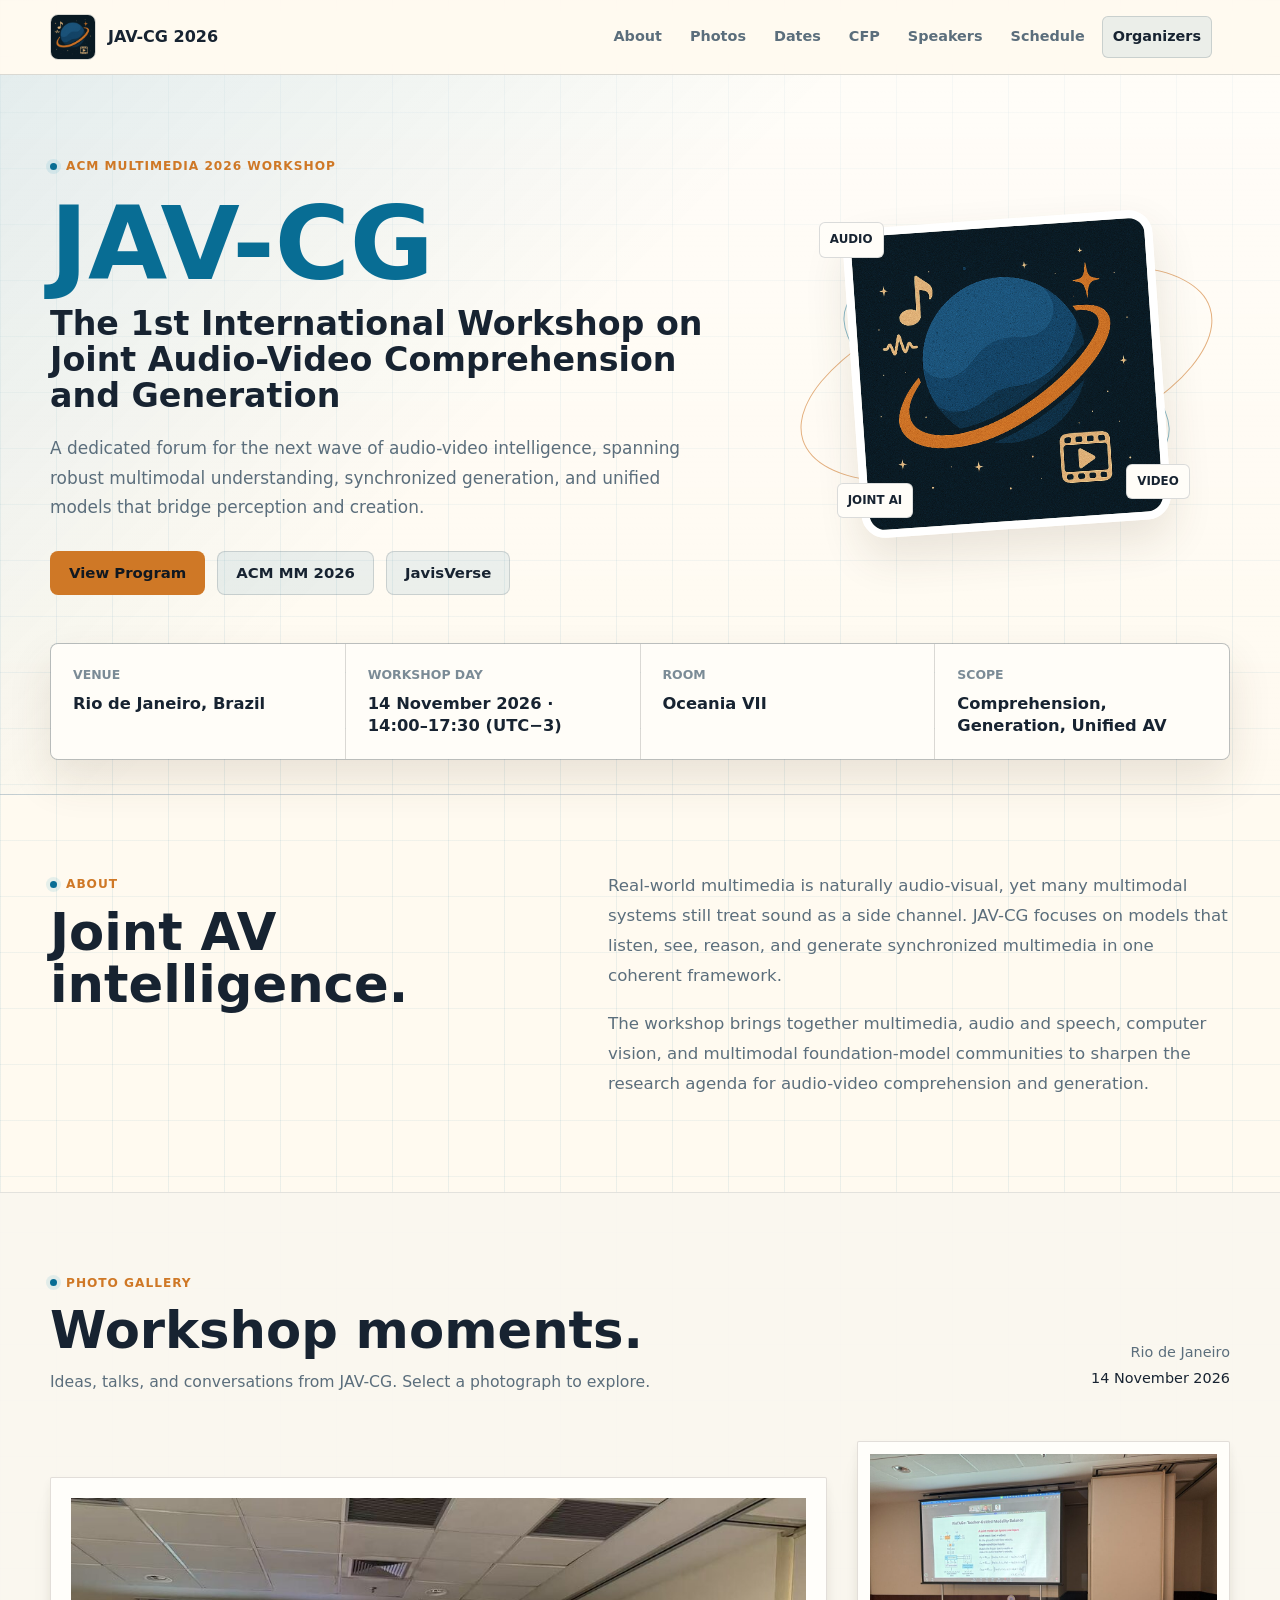
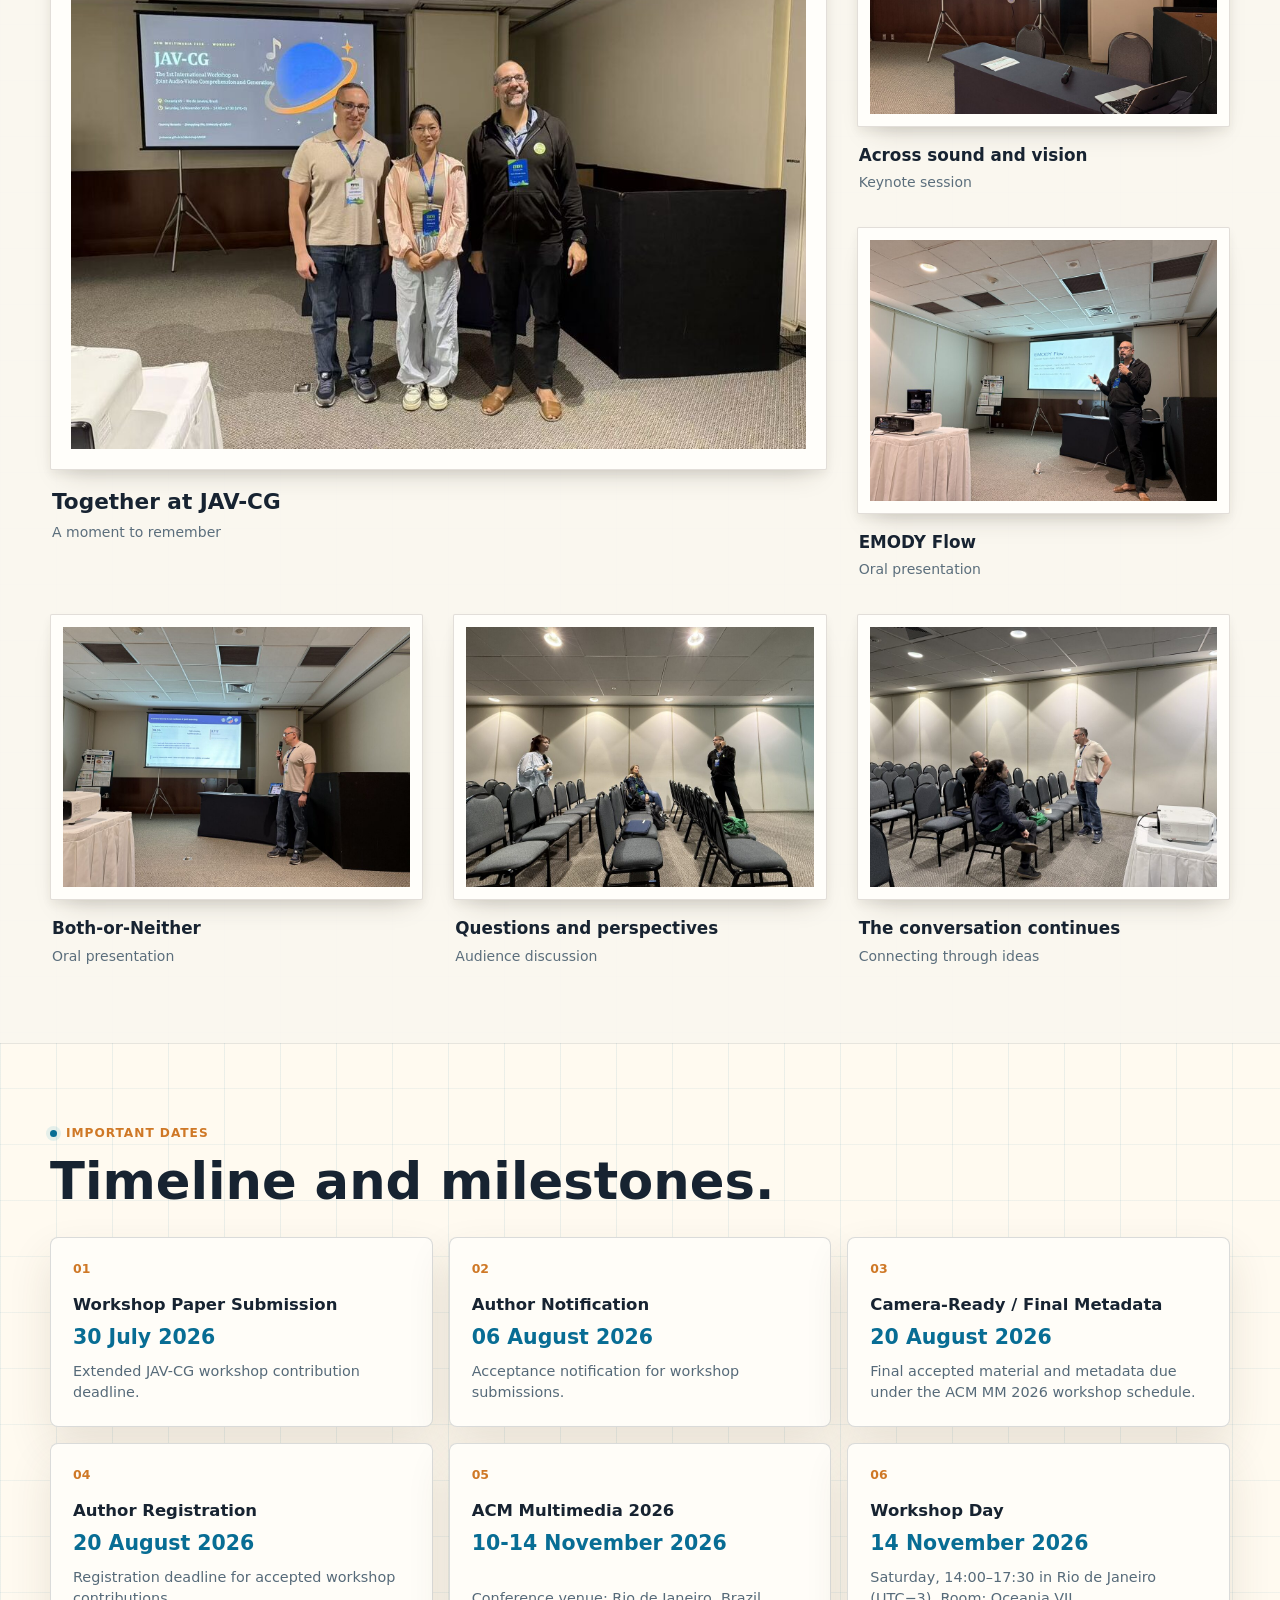
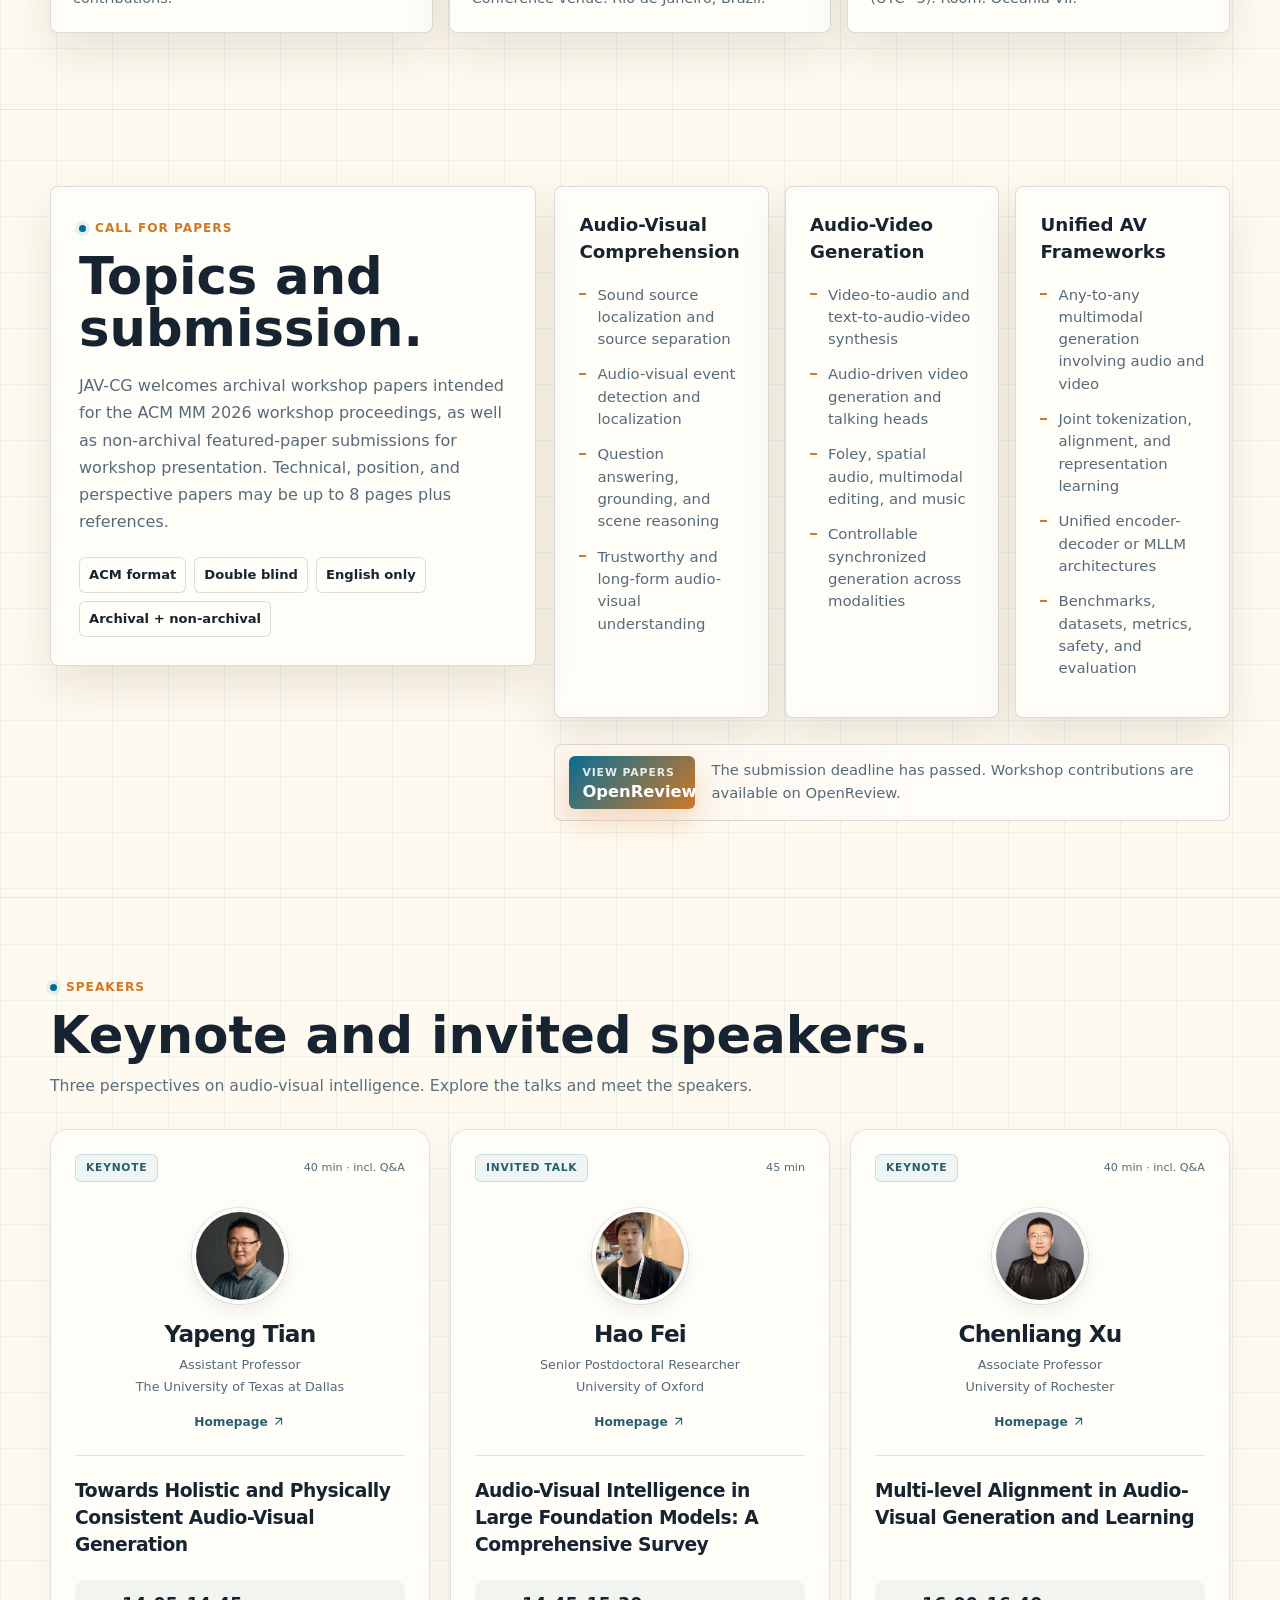
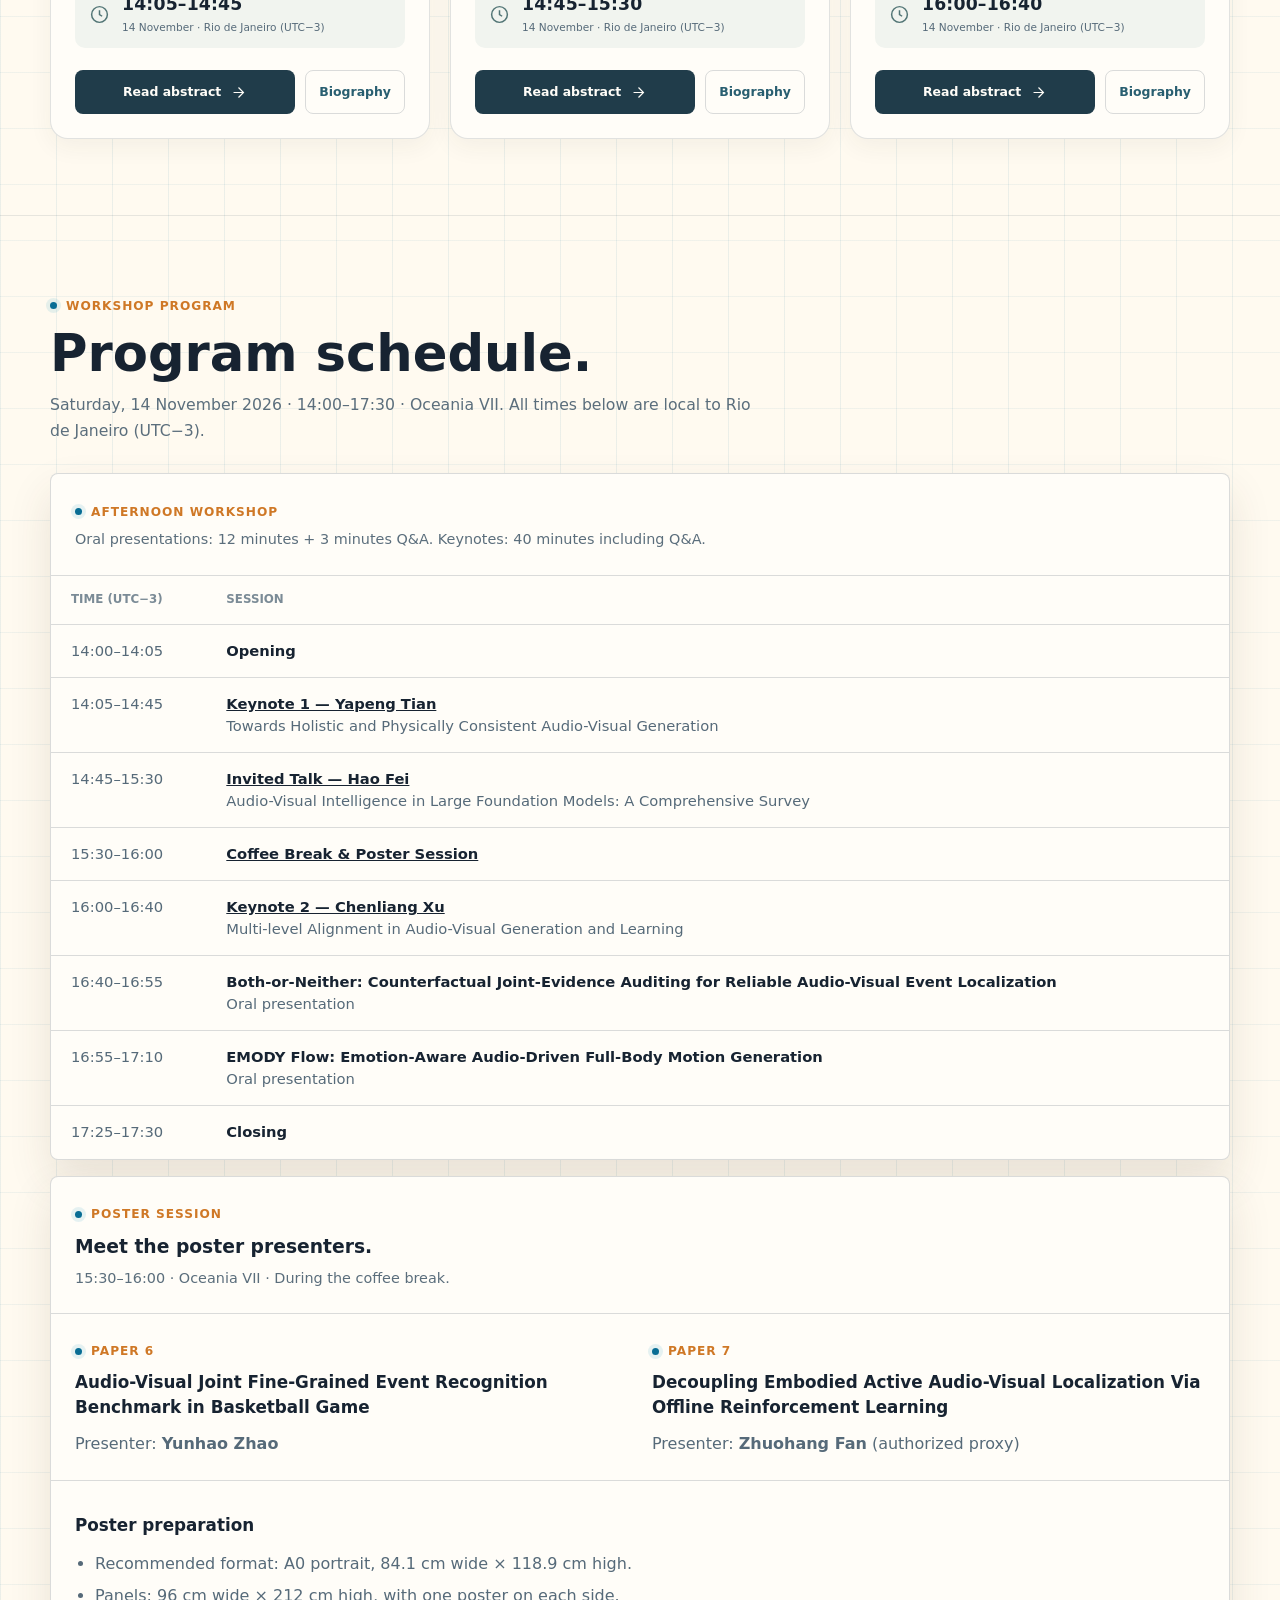
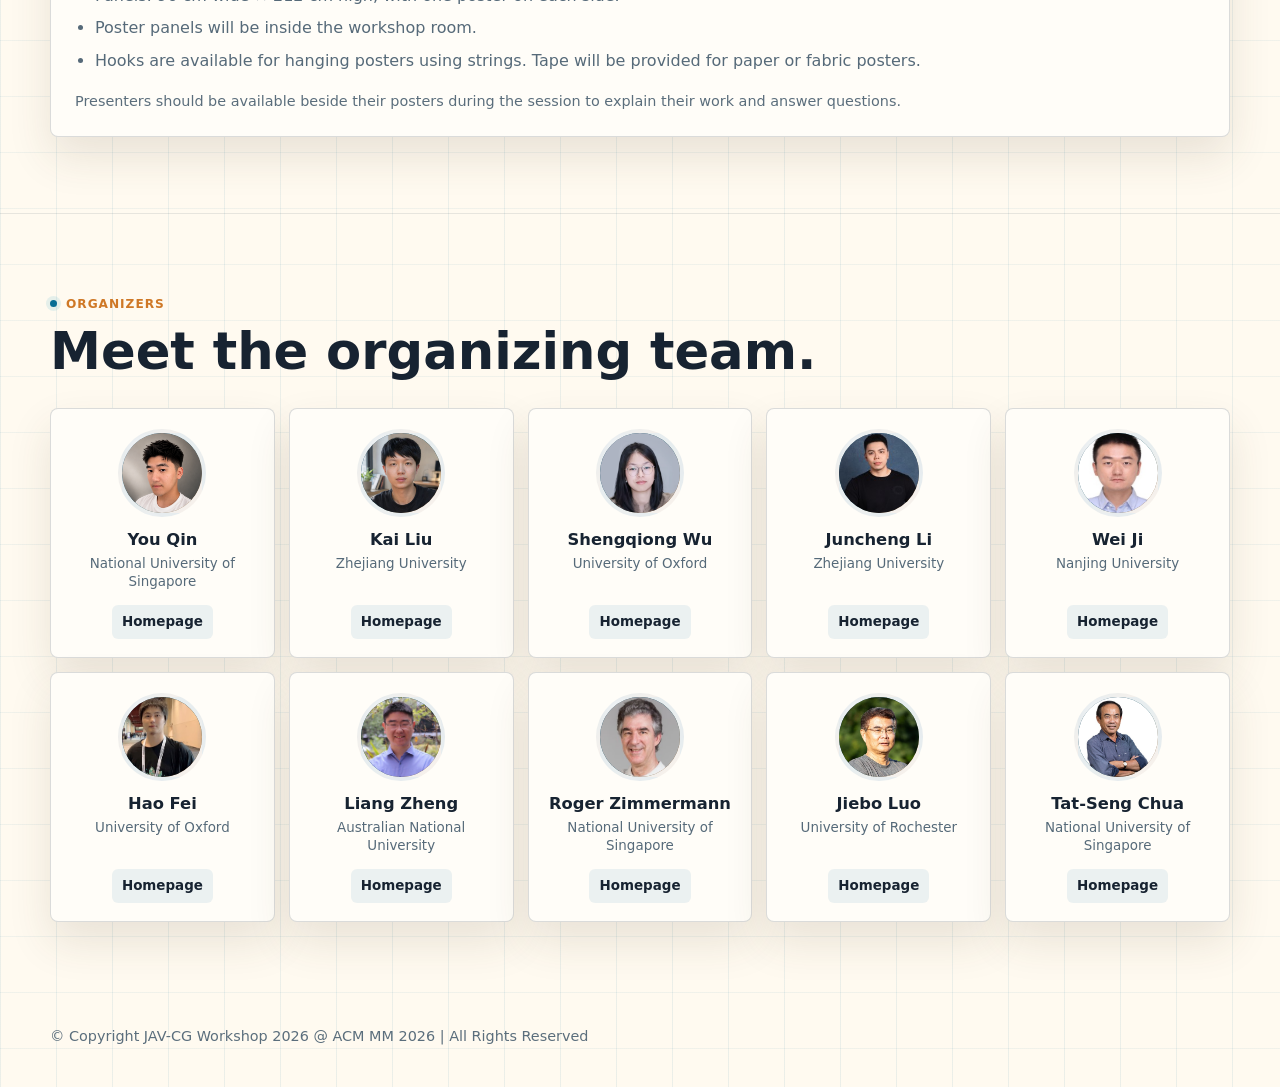
<file: index.html>
<!DOCTYPE html>
<html lang="en">
<head>
  <meta charset="UTF-8" />
  <meta name="viewport" content="width=device-width, initial-scale=1.0" />
  <title>JAV-CG @ ACM MM 2026</title>
  <meta name="description" content="JAV-CG, the 1st International Workshop on Joint Audio-Video Comprehension and Generation at ACM Multimedia 2026." />
  <link rel="icon" href="./assets/images/JavisVerse.png" />
  <link rel="stylesheet" href="./assets/css/redesign.css?v=20261124-gallery" />
</head>
<body class="variant-atlas">
  <div class="page-shell">
    <header class="site-header">
      <div class="container header-row">
        <a class="brand" href="#top" aria-label="JAV-CG home">
          <img src="./assets/images/JavisVerse.png" alt="JavisVerse logo" />
          <span>JAV-CG 2026</span>
        </a>
        <button class="nav-toggle" type="button" aria-label="Toggle navigation" aria-expanded="false">
          <span></span><span></span><span></span>
        </button>
        <nav class="nav-links" aria-label="Primary navigation">
          <a href="#about">About</a>
          <a href="#moments">Photos</a>
          <a href="#dates">Dates</a>
          <a href="#cfp">CFP</a>
          <a href="#speakers">Speakers</a>
          <a href="#schedule">Schedule</a>
          <a href="#organizers">Organizers</a>
        </nav>
      </div>
    </header>

    <main id="top">
      <section class="hero">
        <div class="container hero-layout">
          <div class="hero-copy">
            <span class="section-kicker">ACM Multimedia 2026 Workshop</span>
            <h1>
              <span>JAV-CG</span>
              <small>The 1st International Workshop on Joint Audio-Video Comprehension and Generation</small>
            </h1>
            <p>
              A dedicated forum for the next wave of audio-video intelligence, spanning robust multimodal
              understanding, synchronized generation, and unified models that bridge perception and creation.
            </p>
            <div class="hero-actions">
              <a class="button primary" href="#schedule">View Program</a>
              <a class="button secondary" href="https://2026.acmmm.org/" target="_blank" rel="noopener noreferrer">ACM MM 2026</a>
              <a class="button secondary" href="https://javisverse.github.io/" target="_blank" rel="noopener noreferrer">JavisVerse</a>
            </div>
          </div>
          <div class="hero-visual" aria-label="JAV-CG logo-inspired visual">
            <div class="orbit orbit-a"></div>
            <div class="orbit orbit-b"></div>
            <img src="./assets/images/JavisVerse.png" alt="JavisVerse logo" />
            <div class="signal signal-a">AUDIO</div>
            <div class="signal signal-b">VIDEO</div>
            <div class="signal signal-c">JOINT AI</div>
          </div>
        </div>
        <div class="container fact-strip">
          <article><span>Venue</span><strong>Rio de Janeiro, Brazil</strong></article>
          <article><span>Workshop Day</span><strong>14 November 2026 · 14:00–17:30 (UTC−3)</strong></article>
          <article><span>Room</span><strong>Oceania VII</strong></article>
          <article><span>Scope</span><strong>Comprehension, Generation, Unified AV</strong></article>
        </div>
      </section>

      <section class="section intro-section" id="about">
        <div class="container two-column">
          <div class="section-heading">
            <span class="section-kicker">About</span>
            <h2>Joint AV intelligence.</h2>
          </div>
          <div class="prose">
            <p>
              Real-world multimedia is naturally audio-visual, yet many multimodal systems still treat sound as a side
              channel. JAV-CG focuses on models that listen, see, reason, and generate synchronized multimedia in one
              coherent framework.
            </p>
            <p>
              The workshop brings together multimedia, audio and speech, computer vision, and multimodal foundation-model
              communities to sharpen the research agenda for audio-video comprehension and generation.
            </p>
          </div>
        </div>
      </section>

      <section class="section gallery-section" id="moments" aria-labelledby="moments-heading">
        <div class="container">
          <div class="section-heading gallery-heading">
            <div>
              <span class="section-kicker">Photo Gallery</span>
              <h2 id="moments-heading">Workshop moments.</h2>
              <p class="section-note">Ideas, talks, and conversations from JAV-CG. Select a photograph to explore.</p>
            </div>
            <p class="gallery-dateline">Rio de Janeiro<br><time datetime="2026-11-14">14 November 2026</time></p>
          </div>
          <div class="gallery-wall">
            <figure class="gallery-piece gallery-piece-featured">
              <button type="button" class="gallery-frame" data-gallery-photo="0" aria-label="Enlarge photo: Together at JAV-CG" aria-haspopup="dialog">
                <img src="assets/images/highlights/event-05-thumb.jpg" srcset="assets/images/highlights/event-05-thumb.jpg 1000w, assets/images/highlights/event-05.jpg 1707w" sizes="(max-width: 720px) calc(100vw - 64px), (max-width: 900px) calc(100vw - 88px), 740px" width="1707" height="1280" alt="Three workshop participants in front of the JAV-CG title slide" loading="lazy" decoding="async">
                <span class="gallery-enlarge" aria-hidden="true">View photograph</span>
              </button>
              <figcaption><span>Together at JAV-CG</span><small>A moment to remember</small></figcaption>
            </figure>
            <figure class="gallery-piece">
              <button type="button" class="gallery-frame" data-gallery-photo="1" aria-label="Enlarge photo: Across sound and vision" aria-haspopup="dialog">
                <img src="assets/images/highlights/event-01-thumb.jpg" width="1000" height="750" alt="A keynote presentation on audio-visual generation projected in the workshop room" loading="lazy" decoding="async">
                <span class="gallery-enlarge" aria-hidden="true">View photograph</span>
              </button>
              <figcaption><span>Across sound and vision</span><small>Keynote session</small></figcaption>
            </figure>
            <figure class="gallery-piece">
              <button type="button" class="gallery-frame" data-gallery-photo="2" aria-label="Enlarge photo: EMODY Flow" aria-haspopup="dialog">
                <img src="assets/images/highlights/event-02-thumb.jpg" width="1000" height="750" alt="An oral presenter speaking beside the EMODY Flow title slide" loading="lazy" decoding="async">
                <span class="gallery-enlarge" aria-hidden="true">View photograph</span>
              </button>
              <figcaption><span>EMODY Flow</span><small>Oral presentation</small></figcaption>
            </figure>
            <figure class="gallery-piece">
              <button type="button" class="gallery-frame" data-gallery-photo="3" aria-label="Enlarge photo: Both-or-Neither" aria-haspopup="dialog">
                <img src="assets/images/highlights/event-03-thumb.jpg" width="1000" height="750" alt="An oral presenter discussing joint audio-visual reasoning during the Both-or-Neither presentation" loading="lazy" decoding="async">
                <span class="gallery-enlarge" aria-hidden="true">View photograph</span>
              </button>
              <figcaption><span>Both-or-Neither</span><small>Oral presentation</small></figcaption>
            </figure>
            <figure class="gallery-piece">
              <button type="button" class="gallery-frame" data-gallery-photo="4" aria-label="Enlarge photo: Questions and perspectives" aria-haspopup="dialog">
                <img src="assets/images/highlights/event-04-thumb.jpg" width="1000" height="750" alt="Participants exchanging questions and ideas with microphones among the audience seats" loading="lazy" decoding="async">
                <span class="gallery-enlarge" aria-hidden="true">View photograph</span>
              </button>
              <figcaption><span>Questions and perspectives</span><small>Audience discussion</small></figcaption>
            </figure>
            <figure class="gallery-piece">
              <button type="button" class="gallery-frame" data-gallery-photo="5" aria-label="Enlarge photo: The conversation continues" aria-haspopup="dialog">
                <img src="assets/images/highlights/event-06-thumb.jpg" width="1000" height="750" alt="Workshop participants continuing a conversation in the meeting room" loading="lazy" decoding="async">
                <span class="gallery-enlarge" aria-hidden="true">View photograph</span>
              </button>
              <figcaption><span>The conversation continues</span><small>Connecting through ideas</small></figcaption>
            </figure>
          </div>
          <dialog class="gallery-dialog" id="gallery-dialog" aria-labelledby="gallery-caption">
            <div class="gallery-dialog-toolbar">
              <span>JAV-CG / Photo Gallery</span>
              <button type="button" class="gallery-close" aria-label="Close photo gallery" autofocus>Close <span aria-hidden="true">×</span></button>
            </div>
            <div class="gallery-viewer">
              <button type="button" class="gallery-prev gallery-control" aria-label="Previous photo"><svg viewBox="0 0 24 24" fill="none" stroke="currentColor" stroke-width="1.6" aria-hidden="true"><path d="m15 5-7 7 7 7"/></svg></button>
              <img id="gallery-full-image" alt="">
              <button type="button" class="gallery-next gallery-control" aria-label="Next photo"><svg viewBox="0 0 24 24" fill="none" stroke="currentColor" stroke-width="1.6" aria-hidden="true"><path d="m9 5 7 7-7 7"/></svg></button>
            </div>
            <div class="gallery-dialog-footer" aria-live="polite" aria-atomic="true">
              <p id="gallery-caption"></p>
              <span id="gallery-counter"></span>
            </div>
          </dialog>
        </div>
      </section>

      <section class="section" id="dates">
        <div class="container">
          <div class="section-heading">
            <span class="section-kicker">Important Dates</span>
            <h2>Timeline and milestones.</h2>
          </div>
          <div class="date-grid">
            <article class="date-card">
              <span class="index">01</span>
              <h3>Workshop Paper Submission</h3>
              <strong>30 July 2026</strong>
              <p>Extended JAV-CG workshop contribution deadline.</p>
            </article>
            <article class="date-card">
              <span class="index">02</span>
              <h3>Author Notification</h3>
              <strong>06 August 2026</strong>
              <p>Acceptance notification for workshop submissions.</p>
            </article>
            <article class="date-card">
              <span class="index">03</span>
              <h3>Camera-Ready / Final Metadata</h3>
              <strong>20 August 2026</strong>
              <p>Final accepted material and metadata due under the ACM MM 2026 workshop schedule.</p>
            </article>
            <article class="date-card">
              <span class="index">04</span>
              <h3>Author Registration</h3>
              <strong>20 August 2026</strong>
              <p>Registration deadline for accepted workshop contributions.</p>
            </article>
            <article class="date-card">
              <span class="index">05</span>
              <h3>ACM Multimedia 2026</h3>
              <strong>10-14 November 2026</strong>
              <p>Conference venue: Rio de Janeiro, Brazil.</p>
            </article>
            <article class="date-card">
              <span class="index">06</span>
              <h3>Workshop Day</h3>
              <strong>14 November 2026</strong>
              <p>Saturday, 14:00–17:30 in Rio de Janeiro (UTC−3). Room: Oceania VII.</p>
            </article>
          </div>
        </div>
      </section>

      <section class="section" id="cfp">
        <div class="container cfp-layout">
          <div class="submission-panel">
            <span class="section-kicker">Call for Papers</span>
            <h2>Topics and submission.</h2>
            <p>
              JAV-CG welcomes archival workshop papers intended for the ACM MM 2026 workshop proceedings, as well as
              non-archival featured-paper submissions for workshop presentation. Technical, position, and perspective
              papers may be up to 8 pages plus references.
            </p>
            <div class="chip-row">
              <span>ACM format</span>
              <span>Double blind</span>
              <span>English only</span>
              <span>Archival + non-archival</span>
            </div>
          </div>
          <div class="topic-grid">
            <article class="topic-card">
              <h3>Audio-Visual Comprehension</h3>
              <ul>
                <li>Sound source localization and source separation</li>
                <li>Audio-visual event detection and localization</li>
                <li>Question answering, grounding, and scene reasoning</li>
                <li>Trustworthy and long-form audio-visual understanding</li>
              </ul>
            </article>
            <article class="topic-card">
              <h3>Audio-Video Generation</h3>
              <ul>
                <li>Video-to-audio and text-to-audio-video synthesis</li>
                <li>Audio-driven video generation and talking heads</li>
                <li>Foley, spatial audio, multimodal editing, and music</li>
                <li>Controllable synchronized generation across modalities</li>
              </ul>
            </article>
            <article class="topic-card">
              <h3>Unified AV Frameworks</h3>
              <ul>
                <li>Any-to-any multimodal generation involving audio and video</li>
                <li>Joint tokenization, alignment, and representation learning</li>
                <li>Unified encoder-decoder or MLLM architectures</li>
                <li>Benchmarks, datasets, metrics, safety, and evaluation</li>
              </ul>
            </article>
            <div class="cfp-action-panel">
              <div class="submission-action">
                <button
                  class="submission-cta"
                  type="button"
                  onclick="window.open('https://openreview.net/group?id=acmmm.org/ACMMM/2026/Workshop/JAV-CG#tab-recent-activity', '_blank', 'noopener,noreferrer')"
                >
                  <span>View Papers</span>
                  <strong>OpenReview</strong>
                </button>
                <p>The submission deadline has passed. Workshop contributions are available on OpenReview.</p>
              </div>
            </div>
          </div>
        </div>
      </section>

      <section class="section" id="speakers">
        <div class="container">
          <div class="section-heading">
            <span class="section-kicker">Speakers</span>
            <h2>Keynote and invited speakers.</h2>
            <p class="section-note">Three perspectives on audio-visual intelligence. Explore the talks and meet the speakers.</p>
          </div>
          <div class="speaker-grid">
            <article class="speaker-card" id="yapeng-tian">
              <div class="speaker-session">
                <span class="speaker-badge">Keynote</span>
                <span class="speaker-duration">40 min · incl. Q&amp;A</span>
              </div>
              <div class="speaker-identity">
                <img class="speaker-avatar" src="assets/images/speakers/yapeng-tian.jpg" alt="Yapeng Tian" width="96" height="96" loading="lazy" decoding="async">
                <div class="speaker-nameplate">
                  <h3>Yapeng Tian</h3>
                  <p class="speaker-role">Assistant Professor</p>
                  <p class="speaker-institution">The University of Texas at Dallas</p>
                </div>
                <a class="speaker-homepage" href="https://www.yapengtian.com/index.html" target="_blank" rel="noopener noreferrer" aria-label="Yapeng Tian's homepage (opens in a new tab)">Homepage <svg viewBox="0 0 24 24" fill="none" stroke="currentColor" stroke-width="1.7" aria-hidden="true"><path d="M7 17 17 7M7 7h10v10"/></svg></a>
              </div>
              <div class="speaker-talk"><h4>Towards Holistic and Physically Consistent Audio-Visual Generation</h4></div>
              <div class="speaker-time">
                <svg viewBox="0 0 24 24" fill="none" stroke="currentColor" stroke-width="1.7" aria-hidden="true"><circle cx="12" cy="12" r="9"/><path d="M12 7v5l3 2"/></svg>
                <div><time datetime="2026-11-14T14:05:00-03:00">14:05–14:45</time><span>14 November · Rio de Janeiro (UTC−3)</span></div>
              </div>
              <div class="speaker-actions">
                <button class="speaker-action speaker-action-primary" type="button" data-speaker-dialog="yapeng-tian-abstract" aria-haspopup="dialog" aria-label="Read abstract by Yapeng Tian">Read abstract <svg viewBox="0 0 24 24" fill="none" stroke="currentColor" stroke-width="1.7" aria-hidden="true"><path d="M5 12h14M12 5l7 7-7 7"/></svg></button>
                <button class="speaker-action speaker-action-secondary" type="button" data-speaker-dialog="yapeng-tian-bio" aria-haspopup="dialog" aria-label="Read Yapeng Tian's biography">Biography</button>
              </div>
              <dialog class="speaker-dialog" id="yapeng-tian-abstract" aria-labelledby="yapeng-tian-abstract-heading">
                <div class="speaker-dialog-header">
                  <div><span class="speaker-dialog-label">Talk abstract</span><h2 id="yapeng-tian-abstract-heading">Yapeng Tian</h2></div>
                  <button class="speaker-dialog-close" type="button" aria-label="Close dialog" autofocus><svg viewBox="0 0 24 24" fill="none" stroke="currentColor" stroke-width="1.7" aria-hidden="true"><path d="m6 6 12 12M18 6 6 18"/></svg></button>
                </div>
                <div class="speaker-dialog-body">
                  <h3 class="speaker-dialog-title">Towards Holistic and Physically Consistent Audio-Visual Generation</h3>
                  <p>Generating rich audio-visual experiences requires integrating visible events, sounds beyond the camera’s view, and the physical relationships connecting what we see and hear. In this talk, I will present our recent work on multimodal generation, progressing from holistic audio generation to evaluating physical consistency in jointly generated audio and video. I will first introduce VinTAGe, which combines video and text conditioning to generate temporally synchronized on-screen and off-screen sounds while addressing modality bias. I will then present OmniSonic, which integrates speech with environmental sounds to enable more complete auditory scene synthesis. Finally, I will examine a fundamental question: do joint audio-video generation models understand physics? Through AV-Phys Bench, I will discuss how we evaluate physical commonsense within and across audio and video, and what current models reveal about the gap between perceptual plausibility and physical consistency. I will conclude with opportunities for building more controllable multimodal generative systems that faithfully capture the dynamics of the physical world.</p>
                </div>
              </dialog>
              <dialog class="speaker-dialog" id="yapeng-tian-bio" aria-labelledby="yapeng-tian-bio-heading">
                <div class="speaker-dialog-header">
                  <div><span class="speaker-dialog-label">Speaker biography</span><h2 id="yapeng-tian-bio-heading">Yapeng Tian</h2></div>
                  <button class="speaker-dialog-close" type="button" aria-label="Close dialog" autofocus><svg viewBox="0 0 24 24" fill="none" stroke="currentColor" stroke-width="1.7" aria-hidden="true"><path d="m6 6 12 12M18 6 6 18"/></svg></button>
                </div>
                <div class="speaker-dialog-body">

                  <p>Yapeng Tian is an Assistant Professor in the Computer Science Department at UT Dallas, where he leads the Computer Vision and Multimodal Computing Lab. His work has been recognized by the AAAI New Faculty Highlights, Cisco Faculty Research Award, and Amazon Research Award.</p>
                </div>
              </dialog>
            </article>
            <article class="speaker-card" id="hao-fei">
              <div class="speaker-session">
                <span class="speaker-badge">Invited talk</span>
                <span class="speaker-duration">45 min</span>
              </div>
              <div class="speaker-identity">
                <img class="speaker-avatar" src="assets/images/organizers/hao-fei.jpg" alt="Hao Fei" width="96" height="96" loading="lazy" decoding="async">
                <div class="speaker-nameplate">
                  <h3>Hao Fei</h3>
                  <p class="speaker-role">Senior Postdoctoral Researcher</p>
                  <p class="speaker-institution">University of Oxford</p>
                </div>
                <a class="speaker-homepage" href="https://haofei.vip/" target="_blank" rel="noopener noreferrer" aria-label="Hao Fei's homepage (opens in a new tab)">Homepage <svg viewBox="0 0 24 24" fill="none" stroke="currentColor" stroke-width="1.7" aria-hidden="true"><path d="M7 17 17 7M7 7h10v10"/></svg></a>
              </div>
              <div class="speaker-talk"><h4>Audio-Visual Intelligence in Large Foundation Models: A Comprehensive Survey</h4></div>
              <div class="speaker-time">
                <svg viewBox="0 0 24 24" fill="none" stroke="currentColor" stroke-width="1.7" aria-hidden="true"><circle cx="12" cy="12" r="9"/><path d="M12 7v5l3 2"/></svg>
                <div><time datetime="2026-11-14T14:45:00-03:00">14:45–15:30</time><span>14 November · Rio de Janeiro (UTC−3)</span></div>
              </div>
              <div class="speaker-actions">
                <button class="speaker-action speaker-action-primary" type="button" data-speaker-dialog="hao-fei-abstract" aria-haspopup="dialog" aria-label="Read abstract by Hao Fei">Read abstract <svg viewBox="0 0 24 24" fill="none" stroke="currentColor" stroke-width="1.7" aria-hidden="true"><path d="M5 12h14M12 5l7 7-7 7"/></svg></button>
                <button class="speaker-action speaker-action-secondary" type="button" data-speaker-dialog="hao-fei-bio" aria-haspopup="dialog" aria-label="Read Hao Fei's biography">Biography</button>
              </div>
              <dialog class="speaker-dialog" id="hao-fei-abstract" aria-labelledby="hao-fei-abstract-heading">
                <div class="speaker-dialog-header">
                  <div><span class="speaker-dialog-label">Talk abstract</span><h2 id="hao-fei-abstract-heading">Hao Fei</h2></div>
                  <button class="speaker-dialog-close" type="button" aria-label="Close dialog" autofocus><svg viewBox="0 0 24 24" fill="none" stroke="currentColor" stroke-width="1.7" aria-hidden="true"><path d="m6 6 12 12M18 6 6 18"/></svg></button>
                </div>
                <div class="speaker-dialog-body">
                  <h3 class="speaker-dialog-title">Audio-Visual Intelligence in Large Foundation Models: A Comprehensive Survey</h3>
                  <p>Audio-Visual Intelligence (AVI) has emerged as a central frontier in artificial intelligence, bridging auditory and visual modalities to enable machines that can perceive, generate, and interact in the multimodal real world. In the era of large foundation models, joint modeling of audio and vision has become increasingly crucial, i.e., not only for understanding but also for controllable generation and reasoning across dynamic, temporally grounded signals. Recent advances, such as Meta MovieGen and Google Veo-3, highlight the growing industrial and academic focus on unified audio–vision architectures that learn from massive multimodal data. However, despite rapid progress, the literature remains fragmented, spanning diverse tasks, inconsistent taxonomies, and heterogeneous evaluation practices that impede systematic comparison and knowledge integration. This survey provides the first comprehensive review of AVI through the lens of large foundation models. We establish a unified taxonomy covering the broad landscape of AVI tasks, ranging from understanding (e.g., speech recognition, sound localization) to generation (e.g., audio-driven video synthesis, video-to-audio) and interaction (e.g., dialogue, embodied, or agentic interfaces). We synthesize methodological foundations, including modality tokenization, cross-modal fusion, autoregressive and diffusion-based generation, large-scale pretraining, instruction alignment, and preference optimization. Furthermore, we curate representative datasets, benchmarks, and evaluation metrics, offering a structured comparison across task families and identifying open challenges in synchronization, spatial reasoning, controllability, and safety. By consolidating this rapidly expanding field into a coherent framework, this survey aims to serve as a foundational reference for future research on large-scale AVI.</p>
                <p><a href="https://arxiv.org/abs/2605.04045" target="_blank" rel="noopener noreferrer">Survey paper</a></p>
                </div>
              </dialog>
              <dialog class="speaker-dialog" id="hao-fei-bio" aria-labelledby="hao-fei-bio-heading">
                <div class="speaker-dialog-header">
                  <div><span class="speaker-dialog-label">Speaker biography</span><h2 id="hao-fei-bio-heading">Hao Fei</h2></div>
                  <button class="speaker-dialog-close" type="button" aria-label="Close dialog" autofocus><svg viewBox="0 0 24 24" fill="none" stroke="currentColor" stroke-width="1.7" aria-hidden="true"><path d="m6 6 12 12M18 6 6 18"/></svg></button>
                </div>
                <div class="speaker-dialog-body">

                  <p>Hao Fei is a Senior Postdoctoral Researcher at the Department of Computer Science and the Big Data Institute, University of Oxford. His research focuses on natural language processing, computer vision, and multimodal learning, with an emphasis on large multimodal foundation models.</p>
                </div>
              </dialog>
            </article>
            <article class="speaker-card" id="chenliang-xu">
              <div class="speaker-session">
                <span class="speaker-badge">Keynote</span>
                <span class="speaker-duration">40 min · incl. Q&amp;A</span>
              </div>
              <div class="speaker-identity">
                <img class="speaker-avatar" src="assets/images/speakers/chenliang-xu.jpg" alt="Chenliang Xu" width="96" height="96" loading="lazy" decoding="async">
                <div class="speaker-nameplate">
                  <h3>Chenliang Xu</h3>
                  <p class="speaker-role">Associate Professor</p>
                  <p class="speaker-institution">University of Rochester</p>
                </div>
                <a class="speaker-homepage" href="https://cliangxu.github.io/" target="_blank" rel="noopener noreferrer" aria-label="Chenliang Xu's homepage (opens in a new tab)">Homepage <svg viewBox="0 0 24 24" fill="none" stroke="currentColor" stroke-width="1.7" aria-hidden="true"><path d="M7 17 17 7M7 7h10v10"/></svg></a>
              </div>
              <div class="speaker-talk"><h4>Multi-level Alignment in Audio-Visual Generation and Learning</h4></div>
              <div class="speaker-time">
                <svg viewBox="0 0 24 24" fill="none" stroke="currentColor" stroke-width="1.7" aria-hidden="true"><circle cx="12" cy="12" r="9"/><path d="M12 7v5l3 2"/></svg>
                <div><time datetime="2026-11-14T16:00:00-03:00">16:00–16:40</time><span>14 November · Rio de Janeiro (UTC−3)</span></div>
              </div>
              <div class="speaker-actions">
                <button class="speaker-action speaker-action-primary" type="button" data-speaker-dialog="chenliang-xu-abstract" aria-haspopup="dialog" aria-label="Read abstract by Chenliang Xu">Read abstract <svg viewBox="0 0 24 24" fill="none" stroke="currentColor" stroke-width="1.7" aria-hidden="true"><path d="M5 12h14M12 5l7 7-7 7"/></svg></button>
                <button class="speaker-action speaker-action-secondary" type="button" data-speaker-dialog="chenliang-xu-bio" aria-haspopup="dialog" aria-label="Read Chenliang Xu's biography">Biography</button>
              </div>
              <dialog class="speaker-dialog" id="chenliang-xu-abstract" aria-labelledby="chenliang-xu-abstract-heading">
                <div class="speaker-dialog-header">
                  <div><span class="speaker-dialog-label">Talk abstract</span><h2 id="chenliang-xu-abstract-heading">Chenliang Xu</h2></div>
                  <button class="speaker-dialog-close" type="button" aria-label="Close dialog" autofocus><svg viewBox="0 0 24 24" fill="none" stroke="currentColor" stroke-width="1.7" aria-hidden="true"><path d="m6 6 12 12M18 6 6 18"/></svg></button>
                </div>
                <div class="speaker-dialog-body">
                  <h3 class="speaker-dialog-title">Multi-level Alignment in Audio-Visual Generation and Learning</h3>
                  <p>How can machines connect what they see with what they hear to understand and generate coherent audio-visual experiences? This talk examines audio-visual alignment at multiple levels, ranging from semantic categories and object identities to the geometry and physical acoustics of a scene. I will present our recent work on three related problems. First, I will discuss audio-visual scene synthesis, where neural scene representations and physics-guided generative modeling enable spatial audio synthesis at novel source and listener positions. Second, I will describe sound separation guided by visual or language cues, including how pretrained audio generative models can isolate sounds without task-specific training. Third, I will introduce language-guided joint audio-visual editing, which modifies visual content and its accompanying sound while preserving source characteristics and maintaining consistency across modalities. Together, these studies show how the demands of audio-visual alignment change across tasks, from identifying a sound source to preserving content during editing and modeling how sound travels through a scene. I will discuss what these differences imply for designing models that produce semantically consistent and physically plausible audio-visual content.</p>
                </div>
              </dialog>
              <dialog class="speaker-dialog" id="chenliang-xu-bio" aria-labelledby="chenliang-xu-bio-heading">
                <div class="speaker-dialog-header">
                  <div><span class="speaker-dialog-label">Speaker biography</span><h2 id="chenliang-xu-bio-heading">Chenliang Xu</h2></div>
                  <button class="speaker-dialog-close" type="button" aria-label="Close dialog" autofocus><svg viewBox="0 0 24 24" fill="none" stroke="currentColor" stroke-width="1.7" aria-hidden="true"><path d="m6 6 12 12M18 6 6 18"/></svg></button>
                </div>
                <div class="speaker-dialog-body">

                  <p>Chenliang Xu is an Associate Professor of Computer Science at the University of Rochester. His research focuses on multimodal AI, integrating vision, sound, and language to understand and reason about dynamic scenes. He has coauthored 150 publications, and his work has received support from federal agencies including DARPA, ARPA-H, NIH, and NSF, as well as industry partners including Meta, Sony, Adobe, and Cisco. His honors include Rochester’s 2025 Edmund A. Hajim Outstanding Faculty Award, the James P. Wilmot Distinguished Professorship, and multiple paper and demonstration awards. He has served as an area chair for CVPR and ACM Multimedia and will serve as a Program Chair for WACV 2028. He received his Ph.D. from the University of Michigan in 2016.</p>
                </div>
              </dialog>
            </article>
          </div>
        </div>
      </section>

      <section class="section" id="schedule">
        <div class="container">
          <div class="section-heading">
            <span class="section-kicker">Workshop Program</span>
            <h2>Program schedule.</h2>
            <p class="section-note">Saturday, 14 November 2026 · 14:00–17:30 · Oceania VII. All times below are local to Rio de Janeiro (UTC−3).</p>
          </div>
          <div class="schedule-grid">
            <article class="schedule-block">
              <div class="block-heading">
                <span class="section-kicker">Afternoon Workshop</span>
                <p class="block-note">Oral presentations: 12 minutes + 3 minutes Q&amp;A. Keynotes: 40 minutes including Q&amp;A.</p>
              </div>
              <table class="schedule-table">
                <caption class="sr-only">Confirmed JAV-CG sessions for 14 November 2026, in Rio de Janeiro local time (UTC−3)</caption>
                <thead><tr><th scope="col">Time (UTC−3)</th><th scope="col">Session</th></tr></thead>
                <tbody>
                  <tr><td data-label="Time (UTC−3)">14:00–14:05</td><td data-label="Session"><strong>Opening</strong></td></tr>
                  <tr><td data-label="Time (UTC−3)">14:05–14:45</td><td data-label="Session"><strong><a href="#yapeng-tian">Keynote 1 — Yapeng Tian</a></strong><br>Towards Holistic and Physically Consistent Audio-Visual Generation</td></tr>
                  <tr><td data-label="Time (UTC−3)">14:45–15:30</td><td data-label="Session"><strong><a href="#hao-fei">Invited Talk — Hao Fei</a></strong><br>Audio-Visual Intelligence in Large Foundation Models: A Comprehensive Survey</td></tr>
                  <tr><td data-label="Time (UTC−3)">15:30–16:00</td><td data-label="Session"><strong><a href="#posters">Coffee Break &amp; Poster Session</a></strong></td></tr>
                  <tr><td data-label="Time (UTC−3)">16:00–16:40</td><td data-label="Session"><strong><a href="#chenliang-xu">Keynote 2 — Chenliang Xu</a></strong><br>Multi-level Alignment in Audio-Visual Generation and Learning</td></tr>
                  <tr><td data-label="Time (UTC−3)">16:40–16:55</td><td data-label="Session"><strong>Both-or-Neither: Counterfactual Joint-Evidence Auditing for Reliable Audio-Visual Event Localization</strong><br>Oral presentation</td></tr>
                  <tr><td data-label="Time (UTC−3)">16:55–17:10</td><td data-label="Session"><strong>EMODY Flow: Emotion-Aware Audio-Driven Full-Body Motion Generation</strong><br>Oral presentation</td></tr>
                  <tr><td data-label="Time (UTC−3)">17:25–17:30</td><td data-label="Session"><strong>Closing</strong></td></tr>
                </tbody>
              </table>
            </article>
            <article class="schedule-block poster-block" id="posters">
              <div class="block-heading">
                <span class="section-kicker">Poster Session</span>
                <h3>Meet the poster presenters.</h3>
                <p class="block-note">15:30–16:00 · Oceania VII · During the coffee break.</p>
              </div>
              <div class="poster-list">
                <article class="poster-paper">
                  <span class="section-kicker">Paper 6</span>
                  <h4>Audio-Visual Joint Fine-Grained Event Recognition Benchmark in Basketball Game</h4>
                  <p>Presenter: <strong>Yunhao Zhao</strong></p>
                </article>
                <article class="poster-paper">
                  <span class="section-kicker">Paper 7</span>
                  <h4>Decoupling Embodied Active Audio-Visual Localization Via Offline Reinforcement Learning</h4>
                  <p>Presenter: <strong>Zhuohang Fan</strong> (authorized proxy)</p>
                </article>
              </div>
              <div class="poster-guidelines">
                <h4>Poster preparation</h4>
                <ul>
                  <li>Recommended format: A0 portrait, 84.1 cm wide × 118.9 cm high.</li>
                  <li>Panels: 96 cm wide × 212 cm high, with one poster on each side.</li>
                  <li>Poster panels will be inside the workshop room.</li>
                  <li>Hooks are available for hanging posters using strings. Tape will be provided for paper or fabric posters.</li>
                </ul>
                <p class="block-note">Presenters should be available beside their posters during the session to explain their work and answer questions.</p>
              </div>
            </article>
          </div>
        </div>
      </section>

      <section class="section" id="organizers">
        <div class="container">
          <div class="section-heading">
            <span class="section-kicker">Organizers</span>
            <h2>Meet the organizing team.</h2>
          </div>
          <div class="organizer-grid">
            <article class="organizer-card">
              <img class="organizer-avatar" src="assets/images/organizers/you-qin.png" alt="You Qin" loading="lazy" decoding="async">
              <h3>You Qin</h3>
              <p>National University of Singapore</p>
              <a href="https://42xingxing.github.io/" target="_blank" rel="noopener noreferrer">Homepage</a>
            </article>
            <article class="organizer-card">
              <img class="organizer-avatar" src="assets/images/organizers/kai-liu.jpg" alt="Kai Liu" loading="lazy" decoding="async">
              <h3>Kai Liu</h3>
              <p>Zhejiang University</p>
              <a href="https://kail8.github.io/" target="_blank" rel="noopener noreferrer">Homepage</a>
            </article>
            <article class="organizer-card">
              <img class="organizer-avatar organizer-avatar-shengqiong" src="assets/images/organizers/shengqiong-wu-workshop.png" alt="Shengqiong Wu" loading="lazy" decoding="async">
              <h3>Shengqiong Wu</h3>
              <p>University of Oxford</p>
              <a href="https://sqwu.top/" target="_blank" rel="noopener noreferrer">Homepage</a>
            </article>
            <article class="organizer-card">
              <img class="organizer-avatar organizer-avatar-juncheng" src="assets/images/organizers/juncheng-li.jpg" alt="Juncheng Li" loading="lazy" decoding="async">
              <h3>Juncheng Li</h3>
              <p>Zhejiang University</p>
              <a href="https://person.zju.edu.cn/juncheng" target="_blank" rel="noopener noreferrer">Homepage</a>
            </article>
            <article class="organizer-card">
              <img class="organizer-avatar" src="assets/images/organizers/wei-ji.jpg" alt="Wei Ji" loading="lazy" decoding="async">
              <h3>Wei Ji</h3>
              <p>Nanjing University</p>
              <a href="https://jiwei0523.github.io/" target="_blank" rel="noopener noreferrer">Homepage</a>
            </article>
            <article class="organizer-card">
              <img class="organizer-avatar" src="assets/images/organizers/hao-fei.jpg" alt="Hao Fei" loading="lazy" decoding="async">
              <h3>Hao Fei</h3>
              <p>University of Oxford</p>
              <a href="http://haofei.vip/" target="_blank" rel="noopener noreferrer">Homepage</a>
            </article>
            <article class="organizer-card">
              <img class="organizer-avatar" src="assets/images/organizers/liang-zheng.jpg" alt="Liang Zheng" loading="lazy" decoding="async">
              <h3>Liang Zheng</h3>
              <p>Australian National University</p>
              <a href="https://zheng-lab.cecs.anu.edu.au/" target="_blank" rel="noopener noreferrer">Homepage</a>
            </article>
            <article class="organizer-card">
              <img class="organizer-avatar" src="assets/images/organizers/roger-zimmermann.png" alt="Roger Zimmermann" loading="lazy" decoding="async">
              <h3>Roger Zimmermann</h3>
              <p>National University of Singapore</p>
              <a href="https://www.comp.nus.edu.sg/~rogerz/" target="_blank" rel="noopener noreferrer">Homepage</a>
            </article>
            <article class="organizer-card">
              <img class="organizer-avatar" src="assets/images/organizers/jiebo-luo.jpg" alt="Jiebo Luo" loading="lazy" decoding="async">
              <h3>Jiebo Luo</h3>
              <p>University of Rochester</p>
              <a href="https://www.cs.rochester.edu/u/jluo/" target="_blank" rel="noopener noreferrer">Homepage</a>
            </article>
            <article class="organizer-card">
              <img class="organizer-avatar" src="assets/images/organizers/tat-seng-chua.jpg" alt="Tat-Seng Chua" loading="lazy" decoding="async">
              <h3>Tat-Seng Chua</h3>
              <p>National University of Singapore</p>
              <a href="https://www.chuatatseng.com/" target="_blank" rel="noopener noreferrer">Homepage</a>
            </article>
          </div>
        </div>
      </section>

    </main>

    <footer class="site-footer">
      <div class="container">
        <span>© Copyright JAV-CG Workshop 2026 @ ACM MM 2026 | All Rights Reserved</span>
      </div>
    </footer>
  </div>

  <script src="assets/js/gallery.js?v=20261124-gallery" defer></script>
  <script>
    document.querySelectorAll("[data-speaker-dialog]").forEach((button) => {
      button.addEventListener("click", () => {
        const dialog = document.getElementById(button.dataset.speakerDialog);
        if (dialog && !dialog.open) dialog.showModal();
      });
    });

    document.querySelectorAll(".speaker-dialog").forEach((dialog) => {
      dialog.querySelector(".speaker-dialog-close").addEventListener("click", () => dialog.close());
      dialog.addEventListener("click", (event) => {
        if (event.target !== dialog) return;
        const bounds = dialog.getBoundingClientRect();
        if (event.clientX < bounds.left || event.clientX > bounds.right || event.clientY < bounds.top || event.clientY > bounds.bottom) dialog.close();
      });
    });

    const navToggle = document.querySelector(".nav-toggle");
    const navLinks = document.querySelector(".nav-links");
    const pageLinks = Array.from(document.querySelectorAll(".nav-links a"));
    const sections = pageLinks
      .map((link) => document.querySelector(link.getAttribute("href")))
      .filter(Boolean);

    if (navToggle && navLinks) {
      navToggle.addEventListener("click", () => {
        const expanded = navToggle.getAttribute("aria-expanded") === "true";
        navToggle.setAttribute("aria-expanded", String(!expanded));
        navLinks.classList.toggle("is-open");
      });

      pageLinks.forEach((link) => {
        link.addEventListener("click", () => {
          navLinks.classList.remove("is-open");
          navToggle.setAttribute("aria-expanded", "false");
        });
      });
    }

    if ("IntersectionObserver" in window) {
      const observer = new IntersectionObserver(
        (entries) => {
          entries.forEach((entry) => {
            if (!entry.isIntersecting) return;
            const id = `#${entry.target.id}`;
            pageLinks.forEach((link) => {
              link.classList.toggle("is-active", link.getAttribute("href") === id);
            });
          });
        },
        {
          rootMargin: "-30% 0px -55% 0px",
          threshold: 0.01,
        }
      );

      sections.forEach((section) => observer.observe(section));
    }
  </script>
</body>
</html>
</file>
<file: assets/css/redesign.css>
:root {
  --max-width: 1180px;
  --header-height: 74px;
  --radius: 8px;
  --radius-small: 6px;
  --shadow-soft: 0 18px 42px rgba(0, 0, 0, 0.16);
  --shadow-hard: 0 18px 0 rgba(0, 0, 0, 0.2);
  --font-body: ui-sans-serif, system-ui, -apple-system, BlinkMacSystemFont, "Segoe UI", sans-serif;
  --font-display: "Avenir Next", "Trebuchet MS", var(--font-body);
}

* {
  box-sizing: border-box;
}

html {
  scroll-behavior: smooth;
  scroll-padding-top: calc(var(--header-height) + 18px);
}

body {
  margin: 0;
  font-family: var(--font-body);
  background: var(--bg);
  color: var(--text);
  line-height: 1.5;
}

body.variant-cosmos {
  --bg: #061018;
  --page: #08131d;
  --surface: rgba(13, 27, 40, 0.9);
  --surface-strong: #101e2c;
  --text: #eef7ff;
  --muted: #a3b4c3;
  --faint: #72879a;
  --line: rgba(255, 255, 255, 0.13);
  --accent: #f3a13c;
  --accent-2: #1c9ccc;
  --accent-3: #f6d99c;
  --card-text: #eff7ff;
  --card-muted: #a5b6c5;
  --header-bg: rgba(6, 16, 24, 0.86);
}

body.variant-atlas {
  --bg: #f6f0e6;
  --page: #fffaf0;
  --surface: #fffdf8;
  --surface-strong: #f0e6d5;
  --text: #172331;
  --muted: #5b6e7c;
  --faint: #7b8b96;
  --line: rgba(28, 47, 62, 0.16);
  --accent: #cf7826;
  --accent-2: #086d94;
  --accent-3: #f0bd68;
  --card-text: #172331;
  --card-muted: #566a79;
  --header-bg: rgba(255, 250, 240, 0.9);
  --shadow-soft: 0 20px 44px rgba(77, 59, 36, 0.12);
}

body.variant-control {
  --bg: #070b10;
  --page: #0a0f15;
  --surface: #101820;
  --surface-strong: #121e29;
  --text: #f4f8fb;
  --muted: #9eadb9;
  --faint: #6e7f8e;
  --line: rgba(159, 187, 205, 0.18);
  --accent: #f0a63a;
  --accent-2: #25b1ca;
  --accent-3: #e8d39a;
  --card-text: #f4f8fb;
  --card-muted: #a0afbc;
  --header-bg: rgba(8, 11, 16, 0.9);
  --shadow-soft: 0 12px 0 rgba(37, 177, 202, 0.08);
}

body.variant-cinema {
  --bg: #130f0a;
  --page: #1b1710;
  --surface: #241d14;
  --surface-strong: #302317;
  --text: #fff7e9;
  --muted: #c9b99e;
  --faint: #8f7e66;
  --line: rgba(255, 225, 177, 0.16);
  --accent: #f0ad49;
  --accent-2: #48a9c6;
  --accent-3: #f8d99f;
  --card-text: #fff7e9;
  --card-muted: #cabaa1;
  --header-bg: rgba(19, 15, 10, 0.9);
}

a {
  color: inherit;
}

img {
  display: block;
  max-width: 100%;
}

.page-shell {
  min-height: 100vh;
  overflow: clip;
  background:
    linear-gradient(180deg, transparent 0, transparent 420px, rgba(255, 255, 255, 0.02) 420px),
    var(--page);
}

.variant-atlas .page-shell {
  background:
    linear-gradient(90deg, rgba(8, 109, 148, 0.08) 1px, transparent 1px),
    linear-gradient(180deg, rgba(8, 109, 148, 0.06) 1px, transparent 1px),
    var(--page);
  background-size: 56px 56px, 56px 56px, auto;
}

.variant-control .page-shell {
  background:
    linear-gradient(90deg, rgba(37, 177, 202, 0.07) 1px, transparent 1px),
    linear-gradient(180deg, rgba(37, 177, 202, 0.05) 1px, transparent 1px),
    var(--page);
  background-size: 44px 44px, 44px 44px, auto;
}

.variant-cinema .page-shell {
  background:
    repeating-linear-gradient(90deg, rgba(240, 173, 73, 0.08) 0 16px, transparent 16px 40px),
    linear-gradient(180deg, #130f0a 0, #1b1710 44%, #211910 100%);
}

.container {
  width: min(var(--max-width), calc(100% - 36px));
  margin: 0 auto;
}

.site-header {
  position: sticky;
  top: 0;
  z-index: 20;
  min-height: var(--header-height);
  border-bottom: 1px solid var(--line);
  background: var(--header-bg);
  backdrop-filter: blur(18px);
}

.header-row {
  min-height: var(--header-height);
  display: grid;
  grid-template-columns: auto 1fr auto;
  gap: 18px;
  align-items: center;
}

.brand {
  display: inline-flex;
  align-items: center;
  gap: 12px;
  text-decoration: none;
  font-weight: 800;
  font-family: var(--font-display);
}

.brand img {
  width: 46px;
  height: 46px;
  border-radius: var(--radius);
  border: 1px solid var(--line);
}

.brand span {
  white-space: nowrap;
}

.nav-links,
.version-links {
  display: flex;
  align-items: center;
  gap: 6px;
  justify-content: flex-end;
}

.nav-links a,
.version-links a {
  text-decoration: none;
  color: var(--muted);
  font-size: 0.9rem;
  font-weight: 700;
  padding: 9px 10px;
  border-radius: var(--radius-small);
  border: 1px solid transparent;
}

.nav-links a:hover,
.nav-links a.is-active,
.version-links a:hover,
.version-links a.is-active {
  color: var(--text);
  border-color: var(--line);
  background: rgba(255, 255, 255, 0.06);
}

.variant-atlas .nav-links a:hover,
.variant-atlas .nav-links a.is-active,
.variant-atlas .version-links a:hover,
.variant-atlas .version-links a.is-active {
  background: rgba(8, 109, 148, 0.08);
}

.version-links {
  border-left: 1px solid var(--line);
  padding-left: 14px;
}

.nav-toggle {
  display: none;
  width: 42px;
  height: 42px;
  padding: 0;
  border: 1px solid var(--line);
  border-radius: var(--radius);
  background: transparent;
  color: var(--text);
}

.nav-toggle span {
  display: block;
  width: 18px;
  height: 2px;
  margin: 4px auto;
  background: currentColor;
}

.hero {
  position: relative;
  padding: 78px 0 34px;
}

.variant-cosmos .hero::before,
.variant-cosmos .hero::after {
  content: "";
  position: absolute;
  inset: 0;
  pointer-events: none;
}

.variant-cosmos .hero::before {
  background-image:
    radial-gradient(circle at 10% 20%, rgba(246, 217, 156, 0.5) 1px, transparent 2px),
    radial-gradient(circle at 86% 16%, rgba(255, 255, 255, 0.55) 1px, transparent 2px),
    radial-gradient(circle at 78% 64%, rgba(28, 156, 204, 0.45) 1px, transparent 2px);
  background-size: 180px 160px, 220px 210px, 260px 230px;
}

.variant-cosmos .hero::after {
  background: linear-gradient(180deg, transparent 0, rgba(6, 16, 24, 0.95) 100%);
  top: 70%;
}

.variant-atlas .hero {
  border-bottom: 1px solid var(--line);
  background:
    linear-gradient(135deg, rgba(8, 109, 148, 0.11), transparent 42%),
    linear-gradient(180deg, rgba(255, 255, 255, 0.55), transparent);
}

.variant-control .hero {
  padding-top: 48px;
  border-bottom: 1px solid var(--line);
}

.variant-cinema .hero {
  border-bottom: 1px solid var(--line);
}

.variant-cinema .hero::before {
  content: "";
  position: absolute;
  left: 0;
  right: 0;
  bottom: 18px;
  height: 72px;
  pointer-events: none;
  opacity: 0.52;
  background:
    linear-gradient(90deg, transparent 0 12px, rgba(240, 173, 73, 0.38) 12px 18px, transparent 18px 30px),
    linear-gradient(180deg, transparent 0 18px, rgba(240, 173, 73, 0.24) 18px 21px, transparent 21px 51px, rgba(240, 173, 73, 0.24) 51px 54px, transparent 54px);
  background-size: 42px 72px, 100% 72px;
}

.hero-layout {
  position: relative;
  z-index: 1;
  display: grid;
  grid-template-columns: minmax(0, 1.05fr) minmax(330px, 0.78fr);
  gap: 56px;
  align-items: center;
}

.variant-control .hero-layout {
  grid-template-columns: minmax(0, 0.9fr) minmax(360px, 1fr);
}

.hero-copy {
  max-width: 760px;
}

.section-kicker {
  display: inline-flex;
  align-items: center;
  gap: 9px;
  color: var(--accent);
  font-size: 0.76rem;
  font-weight: 900;
  text-transform: uppercase;
  letter-spacing: 0.08em;
}

.section-kicker::before {
  content: "";
  width: 7px;
  height: 7px;
  border-radius: 999px;
  background: var(--accent-2);
  box-shadow: 0 0 0 4px rgba(72, 169, 198, 0.14);
}

.hero h1 {
  margin: 18px 0 20px;
  font-family: var(--font-display);
  line-height: 0.95;
}

.hero h1 > span {
  display: block;
  font-size: clamp(4rem, 8vw, 7.6rem);
  font-weight: 900;
  color: var(--text);
}

.variant-atlas .hero h1 > span {
  color: var(--accent-2);
}

.variant-cinema .hero h1 > span {
  text-shadow: 0 3px 0 rgba(240, 173, 73, 0.28);
}

.hero h1 small {
  display: block;
  max-width: 760px;
  margin-top: 14px;
  color: var(--accent-3);
  font-size: clamp(1.35rem, 2.6vw, 2.3rem);
  line-height: 1.08;
  font-weight: 800;
}

.variant-atlas .hero h1 small {
  color: var(--text);
}

.hero p {
  max-width: 690px;
  margin: 0;
  color: var(--muted);
  font-size: 1.06rem;
  line-height: 1.75;
}

.hero-actions {
  display: flex;
  flex-wrap: wrap;
  gap: 12px;
  margin-top: 28px;
}

.button {
  display: inline-flex;
  align-items: center;
  justify-content: center;
  min-height: 44px;
  padding: 0 18px;
  border-radius: var(--radius);
  border: 1px solid var(--line);
  text-decoration: none;
  font-weight: 800;
  font-size: 0.93rem;
}

.button.primary {
  border-color: transparent;
  background: var(--accent);
  color: #111820;
}

.button.secondary {
  background: rgba(255, 255, 255, 0.06);
  color: var(--text);
}

.variant-atlas .button.secondary {
  background: rgba(8, 109, 148, 0.08);
}

.hero-visual {
  position: relative;
  min-height: 420px;
  display: grid;
  place-items: center;
}

.variant-control .hero-visual {
  min-height: 360px;
  border: 1px solid var(--line);
  border-radius: var(--radius);
  background:
    linear-gradient(90deg, rgba(37, 177, 202, 0.08) 1px, transparent 1px),
    linear-gradient(180deg, rgba(37, 177, 202, 0.08) 1px, transparent 1px),
    rgba(255, 255, 255, 0.02);
  background-size: 28px 28px;
}

.variant-atlas .hero-visual {
  min-height: 380px;
}

.hero-visual img {
  position: relative;
  z-index: 2;
  width: min(310px, 78%);
  border-radius: 24px;
  box-shadow: var(--shadow-soft);
}

.variant-atlas .hero-visual img {
  transform: rotate(-4deg);
  border: 8px solid #fff;
}

.variant-control .hero-visual img {
  width: min(250px, 70%);
  border-radius: var(--radius);
  box-shadow: none;
  filter: saturate(1.08) contrast(1.08);
}

.variant-cinema .hero-visual img {
  border-radius: 4px;
  border: 8px solid rgba(255, 247, 233, 0.08);
}

.orbit {
  position: absolute;
  border: 1px solid color-mix(in srgb, var(--accent) 58%, transparent);
  border-radius: 50%;
  transform: rotate(-18deg);
}

.orbit-a {
  width: 96%;
  height: 48%;
}

.orbit-b {
  width: 78%;
  height: 38%;
  border-color: color-mix(in srgb, var(--accent-2) 48%, transparent);
  transform: rotate(23deg);
}

.signal {
  position: absolute;
  z-index: 3;
  padding: 8px 10px;
  border: 1px solid var(--line);
  border-radius: var(--radius-small);
  background: var(--surface);
  color: var(--text);
  font-size: 0.74rem;
  font-weight: 900;
}

.signal-a {
  top: 10%;
  left: 8%;
}

.signal-b {
  right: 9%;
  bottom: 17%;
}

.signal-c {
  left: 12%;
  bottom: 12%;
}

.fact-strip {
  position: relative;
  z-index: 1;
  display: grid;
  grid-template-columns: repeat(4, minmax(0, 1fr));
  gap: 1px;
  margin-top: 48px;
  border: 1px solid var(--line);
  background: var(--line);
  border-radius: var(--radius);
  overflow: hidden;
}

.fact-strip article {
  min-height: 108px;
  padding: 22px;
  background: var(--surface);
}

.fact-strip span {
  display: block;
  color: var(--faint);
  font-size: 0.78rem;
  font-weight: 800;
  text-transform: uppercase;
}

.fact-strip strong {
  display: block;
  margin-top: 8px;
  color: var(--card-text);
  font-size: 1.02rem;
  line-height: 1.35;
}

.section {
  padding: 76px 0;
}

.section + .section {
  border-top: 1px solid var(--line);
}

.section-heading {
  max-width: min(100%, 1120px);
  margin-bottom: 30px;
}

.section-heading h2,
.submission-panel h2,
.contact-layout h2 {
  margin: 11px 0 0;
  color: var(--text);
  font-family: var(--font-display);
  font-size: clamp(2rem, 4vw, 3.3rem);
  line-height: 1.02;
  text-wrap: balance;
}

.variant-atlas .section-heading h2,
.variant-atlas .submission-panel h2,
.variant-atlas .contact-layout h2 {
  color: var(--text);
}

.section-note {
  max-width: 720px;
  margin: 12px 0 0;
  color: var(--muted);
  font-size: 0.98rem;
  line-height: 1.65;
}

.two-column {
  display: grid;
  grid-template-columns: minmax(280px, 0.82fr) minmax(0, 1fr);
  gap: 48px;
  align-items: start;
}

/* Workshop photographs: framed exhibition, with a full-image carousel. */
.gallery-section {
  background: rgba(250, 247, 240, 0.94);
}

.gallery-heading {
  display: flex;
  align-items: flex-end;
  justify-content: space-between;
  gap: 28px;
  margin-bottom: 46px;
  max-width: none;
}

.gallery-dateline {
  flex-shrink: 0;
  margin: 0 0 3px;
  text-align: right;
  color: var(--muted);
  font-size: 0.9rem;
  line-height: 1.8;
}

.gallery-dateline time { color: var(--text); }

.gallery-wall {
  display: grid;
  grid-template-columns: repeat(3, minmax(0, 1fr));
  gap: 34px 30px;
  align-items: start;
}

.gallery-piece { margin: 0; min-width: 0; }
.gallery-piece-featured { grid-column: span 2; grid-row: span 2; align-self: center; }

.gallery-frame {
  position: relative;
  display: block;
  width: 100%;
  padding: 12px;
  border: 1px solid rgba(74, 59, 43, 0.16);
  border-radius: 2px;
  background: #fffefa;
  box-shadow: 0 5px 10px rgba(51, 43, 32, 0.06), 0 15px 26px -15px rgba(51, 43, 32, 0.25);
  cursor: zoom-in;
  transition: transform 180ms ease, box-shadow 180ms ease;
}

.gallery-piece-featured .gallery-frame { padding: 20px; }
.gallery-frame img { width: 100%; height: auto; aspect-ratio: 4 / 3; object-fit: contain; background: #f2eee7; }
.gallery-frame:hover { transform: translateY(-4px); box-shadow: 0 12px 30px rgba(51, 43, 32, 0.14); }
.gallery-frame:focus-visible { outline: 3px solid var(--accent-2); outline-offset: 5px; }

.gallery-enlarge {
  position: absolute;
  right: 23px;
  bottom: 23px;
  padding: 7px 12px;
  color: #fff;
  background: rgba(23, 35, 49, 0.85);
  border-radius: 3px;
  font: 600 0.8rem var(--font-body);
  opacity: 0;
  transition: opacity 180ms ease;
}

.gallery-frame:hover .gallery-enlarge,
.gallery-frame:focus-visible .gallery-enlarge { opacity: 1; }
.gallery-piece figcaption { padding: 16px 2px 0; }
.gallery-piece figcaption > span { display: block; font-family: var(--font-display); font-size: 1.05rem; font-weight: 650; }
.gallery-piece figcaption small { display: block; margin-top: 4px; color: var(--muted); font-size: 0.875rem; }
.gallery-piece-featured figcaption > span { font-size: 1.35rem; }

.gallery-is-open { overflow: hidden; }
.gallery-dialog {
  width: min(1200px, calc(100% - 40px));
  max-width: none;
  max-height: calc(100dvh - 32px);
  margin: auto;
  padding: 18px 22px;
  border: 1px solid rgba(255, 255, 255, 0.16);
  border-radius: 8px;
  color: #f6f2e9;
  background: #17212b;
  box-shadow: 0 24px 80px rgba(0, 0, 0, 0.4);
}

.gallery-dialog::backdrop { background: rgba(10, 15, 20, 0.88); backdrop-filter: blur(8px); }
.gallery-dialog-toolbar, .gallery-dialog-footer { display: flex; align-items: center; justify-content: space-between; gap: 16px; }
.gallery-dialog-toolbar { margin-bottom: 14px; color: #c7d2d9; font-size: 0.875rem; }
.gallery-close, .gallery-control {
  display: inline-flex;
  align-items: center;
  justify-content: center;
  flex-shrink: 0;
  min-width: 44px;
  min-height: 44px;
  border: 1px solid rgba(255, 255, 255, 0.26);
  border-radius: 4px;
  color: #fff;
  background: #23323e;
  cursor: pointer;
}
.gallery-close { gap: 12px; padding: 0 14px; font: 500 0.875rem var(--font-body); }
.gallery-close span { font-size: 1.5rem; line-height: 1; }
.gallery-close:hover, .gallery-control:hover { background: #395163; }
.gallery-close:focus-visible, .gallery-control:focus-visible { outline: 3px solid #f0bd68; outline-offset: 3px; }
.gallery-viewer { display: grid; grid-template-columns: 44px minmax(0, 1fr) 44px; gap: 16px; align-items: center; }
.gallery-viewer > img { width: 100%; height: min(70dvh, 750px); object-fit: contain; }
.gallery-control svg { width: 22px; height: 22px; }
.gallery-dialog-footer { margin: 14px 60px 0; font-size: 1rem; }
.gallery-dialog-footer p { margin: 0; }
#gallery-counter { flex-shrink: 0; color: #c7d2d9; font-size: 0.875rem; font-variant-numeric: tabular-nums; }

@media (max-width: 900px) {
  .gallery-wall { grid-template-columns: repeat(2, minmax(0, 1fr)); }
  .gallery-piece-featured { grid-row: auto; }
  .gallery-piece:last-child { grid-column: span 2; }
  .gallery-heading { align-items: flex-start; }
}

@media (max-width: 720px) {
  .gallery-heading { display: block; margin-bottom: 28px; }
  .gallery-dateline { margin-top: 18px; text-align: left; }
  .gallery-dateline br { display: none; }
  .gallery-dateline time::before { content: " · "; }
  .gallery-wall { gap: 26px 16px; }
  .gallery-frame { padding: 7px; }
  .gallery-piece-featured .gallery-frame { padding: 12px; }
  .gallery-piece figcaption { padding-top: 12px; }
  .gallery-piece figcaption > span { font-size: 0.9rem; }
  .gallery-piece-featured figcaption > span { font-size: 1.15rem; }
  .gallery-piece figcaption small { font-size: 0.8rem; }
  .gallery-dialog { width: calc(100% - 16px); padding: 12px; }
  .gallery-viewer { grid-template-columns: 1fr 1fr; gap: 12px; }
  .gallery-viewer > img { grid-column: 1 / -1; grid-row: 1; height: auto; max-height: 55dvh; aspect-ratio: 4 / 3; }
  .gallery-prev { justify-self: start; }
  .gallery-next { justify-self: end; }
  .gallery-dialog-footer { margin: 14px 0 0; font-size: 0.9rem; }
}

@media (prefers-reduced-motion: reduce) {
  .gallery-frame, .gallery-enlarge { transition: none; }
  .gallery-frame:hover { transform: none; }
}

.prose {
  color: var(--muted);
  font-size: 1.04rem;
  line-height: 1.8;
}

.prose p {
  margin: 0 0 18px;
}

.date-grid,
.topic-grid,
.speaker-grid,
.organizer-grid,
.schedule-grid {
  display: grid;
  gap: 16px;
}

.date-grid {
  grid-template-columns: repeat(3, minmax(0, 1fr));
}

.date-card,
.topic-card,
.speaker-card,
.schedule-block,
.organizer-card,
.submission-panel {
  border: 1px solid var(--line);
  border-radius: var(--radius);
  background: var(--surface);
  color: var(--card-text);
}

.variant-atlas .date-card,
.variant-atlas .topic-card,
.variant-atlas .speaker-card,
.variant-atlas .schedule-block,
.variant-atlas .organizer-card,
.variant-atlas .submission-panel {
  box-shadow: var(--shadow-soft);
}

.date-card {
  min-height: 190px;
  padding: 22px;
  display: flex;
  flex-direction: column;
}

.variant-control .date-card {
  min-height: 160px;
}

.date-card .index {
  color: var(--accent);
  font-weight: 900;
  font-size: 0.78rem;
}

.date-card h3 {
  margin: 16px 0 10px;
  font-size: 1.03rem;
  line-height: 1.25;
}

.date-card strong {
  color: var(--accent-3);
  font-size: 1.28rem;
  line-height: 1.18;
}

.variant-atlas .date-card strong {
  color: var(--accent-2);
}

.date-card p {
  margin: auto 0 0;
  color: var(--card-muted);
  font-size: 0.9rem;
}

.cfp-layout {
  display: grid;
  grid-template-columns: minmax(280px, 0.72fr) minmax(0, 1fr);
  gap: 18px;
  align-items: start;
}

.submission-panel {
  padding: 28px;
  position: sticky;
  top: calc(var(--header-height) + 20px);
}

.submission-panel p {
  margin: 18px 0 0;
  color: var(--card-muted);
  line-height: 1.7;
}

.chip-row {
  display: flex;
  flex-wrap: wrap;
  gap: 8px;
  margin-top: 22px;
}

.chip-row span {
  display: inline-flex;
  padding: 7px 9px;
  border: 1px solid var(--line);
  border-radius: var(--radius-small);
  color: var(--card-text);
  background: rgba(255, 255, 255, 0.05);
  font-size: 0.82rem;
  font-weight: 800;
}

.topic-grid {
  grid-template-columns: repeat(3, minmax(0, 1fr));
}

.topic-card {
  padding: 24px;
}

.topic-card h3 {
  margin: 0 0 18px;
  color: var(--card-text);
  font-size: 1.14rem;
}

.topic-card ul,
.contact-list {
  list-style: none;
  padding: 0;
  margin: 0;
}

.topic-card li {
  position: relative;
  padding-left: 18px;
  margin: 0 0 13px;
  color: var(--card-muted);
  font-size: 0.93rem;
}

.topic-card li::before {
  content: "";
  position: absolute;
  left: 0;
  top: 0.65em;
  width: 7px;
  height: 2px;
  background: var(--accent);
}

.cfp-action-panel {
  grid-column: 1 / -1;
  display: grid;
  grid-template-columns: 1fr;
  gap: 12px;
  align-items: stretch;
  margin-top: 10px;
}

.submission-action {
  display: flex;
  align-items: center;
  gap: 16px;
  min-width: 0;
  min-height: 58px;
  padding: 11px 14px;
  border: 1px solid var(--line);
  border-radius: var(--radius);
  background:
    linear-gradient(90deg, color-mix(in srgb, var(--accent) 6%, transparent), transparent 55%),
    color-mix(in srgb, var(--surface) 92%, white);
}

.submission-cta {
  width: 126px;
  min-height: 42px;
  flex: 0 0 auto;
  appearance: none;
  border: 0;
  border-radius: var(--radius-small);
  display: inline-flex;
  flex-direction: column;
  align-items: flex-start;
  justify-content: center;
  gap: 2px;
  padding: 9px 13px;
  font: inherit;
  text-align: left;
  background: linear-gradient(135deg, var(--accent-2), var(--accent));
  color: #fff;
  box-shadow: 0 14px 30px color-mix(in srgb, var(--accent) 24%, transparent);
  cursor: pointer;
  text-decoration: none;
  transition: transform 0.18s ease, box-shadow 0.18s ease;
}

.submission-cta:hover,
.submission-cta:focus-visible {
  transform: translateY(-1px);
  box-shadow: 0 16px 34px color-mix(in srgb, var(--accent) 30%, transparent);
  text-decoration: none;
}

.submission-cta:focus-visible {
  outline: 3px solid color-mix(in srgb, var(--accent-2) 40%, white);
  outline-offset: 3px;
}

.submission-cta span {
  font-size: 0.68rem;
  font-weight: 900;
  letter-spacing: 0.08em;
  text-transform: uppercase;
  opacity: 0.86;
}

.submission-cta strong {
  font-size: 1.02rem;
  line-height: 1.05;
}

.submission-action p,
.award-callout p {
  margin: 0;
  color: var(--card-muted);
  line-height: 1.55;
  font-size: 0.92rem;
}

.award-callout {
  min-width: 0;
  min-height: 118px;
  padding: 20px 22px;
  border: 1px solid color-mix(in srgb, #d33128 34%, var(--line));
  border-radius: var(--radius);
  display: flex;
  flex-direction: column;
  justify-content: center;
  background:
    linear-gradient(135deg, rgba(211, 49, 40, 0.13), rgba(211, 49, 40, 0.035)),
    var(--surface);
  box-shadow: inset 0 0 0 1px rgba(211, 49, 40, 0.08);
}

.award-callout span {
  display: block;
  margin-bottom: 10px;
  color: #c22720;
  font-size: 0.76rem;
  font-weight: 900;
  letter-spacing: 0.08em;
  text-transform: uppercase;
}

.award-callout strong {
  color: #c22720;
}

/* Shared rows keep every speaker's title, time and actions aligned. */
.speaker-grid {
  grid-template-columns: repeat(3, minmax(0, 1fr));
  gap: 20px;
}

#speakers .speaker-card {
  display: grid;
  grid-row: span 5;
  grid-template-rows: subgrid;
  row-gap: 22px;
  min-width: 0;
  padding: 24px;
  border-radius: 18px;
  border-color: rgba(28, 47, 62, 0.13);
  background: var(--surface);
  box-shadow: 0 8px 24px rgba(46, 48, 38, 0.055);
  transition: border-color 180ms ease, box-shadow 180ms ease;
}

#speakers .speaker-card:hover {
  border-color: rgba(8, 109, 148, 0.32);
  box-shadow: 0 12px 32px rgba(46, 48, 38, 0.09);
}

.speaker-session {
  display: flex;
  justify-content: space-between;
  align-items: center;
  gap: 10px;
}

.speaker-badge {
  display: inline-flex;
  padding: 5px 10px;
  border: 1px solid rgba(8, 109, 148, 0.16);
  border-radius: 6px;
  background: #eff5f5;
  color: #285e70;
  font-size: 0.67rem;
  font-weight: 750;
  letter-spacing: 0.07em;
  text-transform: uppercase;
  white-space: nowrap;
}

.speaker-duration {
  color: var(--card-muted);
  font-size: 0.7rem;
  white-space: nowrap;
}

.speaker-identity {
  display: grid;
  grid-template-rows: 96px 1fr auto;
  justify-items: center;
  align-content: start;
  gap: 16px;
  padding: 4px 0 2px;
  text-align: center;
}

.speaker-avatar {
  width: 96px;
  height: 96px;
  border-radius: 50%;
  object-fit: cover;
  border: 4px solid var(--surface);
  box-shadow: 0 0 0 1px rgba(28, 47, 62, 0.12), 0 7px 16px rgba(28, 47, 62, 0.08);
}

.speaker-card h3 {
  margin: 0 0 7px;
  color: var(--card-text);
  font-family: var(--font-display);
  font-size: 1.45rem;
  font-weight: 750;
  letter-spacing: -0.035em;
  line-height: 1.2;
}

.speaker-card .speaker-role,
.speaker-card .speaker-institution {
  margin: 0;
  color: var(--card-muted);
  font-size: 0.8rem;
  line-height: 1.55;
}

.speaker-card .speaker-role { margin-bottom: 2px; }
.speaker-card .speaker-institution { max-width: 28ch; }

.speaker-homepage {
  display: inline-flex;
  align-items: center;
  gap: 3px;
  color: #285e70;
  font-size: 0.76rem;
  font-weight: 650;
  text-decoration: none;
}

.speaker-homepage:hover { text-decoration: underline; text-underline-offset: 4px; }
.speaker-homepage svg { width: 15px; height: 15px; }

.speaker-talk {
  padding-top: 21px;
  border-top: 1px solid rgba(28, 47, 62, 0.12);
}

.speaker-talk h4 {
  margin: 0;
  color: var(--card-text);
  font-family: var(--font-display);
  font-size: 1.17rem;
  font-weight: 650;
  letter-spacing: -0.025em;
  line-height: 1.45;
  overflow-wrap: break-word;
}

.speaker-time {
  display: flex;
  align-items: center;
  gap: 12px;
  padding: 13px 14px;
  border-radius: 10px;
  background: #f1f4ef;
}

.speaker-time > svg { width: 21px; height: 21px; flex: 0 0 auto; color: #527575; }
.speaker-time time {
  display: block;
  color: var(--card-text);
  font-size: 1.08rem;
  font-weight: 700;
  line-height: 1.35;
  font-variant-numeric: tabular-nums;
  letter-spacing: 0.01em;
}
.speaker-time span { display: block; margin-top: 3px; color: var(--card-muted); font-size: 0.66rem; }

.speaker-actions {
  display: grid;
  grid-template-columns: minmax(0, 1fr) auto;
  align-items: start;
  gap: 10px;
}

.speaker-action {
  display: inline-flex;
  justify-content: center;
  align-items: center;
  gap: 9px;
  min-height: 44px;
  padding: 10px 13px;
  border: 1px solid transparent;
  border-radius: 8px;
  font: 650 0.78rem/1.3 var(--font-body);
  cursor: pointer;
  transition: background 160ms ease, border-color 160ms ease;
}

.speaker-action svg { width: 17px; height: 17px; flex: 0 0 auto; }
.speaker-action-primary { background: #203c4a; color: #fffdf8; }
.speaker-action-primary:hover { background: #2c5363; }
.speaker-action-secondary { background: transparent; border-color: var(--line); color: #285e70; }
.speaker-action-secondary:hover { border-color: #6c929f; background: #eff5f5; }
.speaker-action:focus-visible,
.speaker-homepage:focus-visible,
.speaker-dialog-close:focus-visible {
  outline: 3px solid #086d94;
  outline-offset: 4px;
  border-radius: 8px;
}

.speaker-dialog {
  width: min(740px, calc(100vw - 36px));
  max-height: min(85dvh, 900px);
  padding: 0;
  border: 1px solid var(--line);
  border-radius: 18px;
  background: var(--surface);
  color: var(--card-text);
  box-shadow: 0 28px 100px rgba(15, 31, 42, 0.25);
}

.speaker-dialog::backdrop { background: rgba(20, 35, 46, 0.52); backdrop-filter: blur(5px); }
.speaker-dialog-header {
  display: flex;
  align-items: center;
  justify-content: space-between;
  gap: 20px;
  padding: 25px 30px 21px;
  border-bottom: 1px solid var(--line);
  background: #f4f3ec;
}
.speaker-dialog-label { color: #285e70; text-transform: uppercase; font-size: 0.68rem; letter-spacing: 0.12em; font-weight: 750; }
.speaker-dialog-header h2 { margin: 7px 0 0; font-family: var(--font-display); font-size: 1.6rem; letter-spacing: -0.04em; line-height: 1.2; }
.speaker-dialog-close {
  display: grid;
  place-items: center;
  flex: 0 0 40px;
  height: 40px;
  padding: 8px;
  border: 1px solid var(--line);
  border-radius: 50%;
  background: var(--surface);
  color: var(--card-text);
  cursor: pointer;
}
.speaker-dialog-close:hover { background: #e8eeed; }
.speaker-dialog-close svg { width: 20px; height: 20px; }
.speaker-dialog-body { padding: 28px 30px 32px; }
.speaker-card .speaker-dialog-title { margin: 0 0 22px; font-size: 1.4rem; line-height: 1.4; letter-spacing: -0.025em; }
.speaker-dialog-body p { margin: 0 0 16px; color: var(--card-muted); font-size: 0.95rem; line-height: 1.85; }
.speaker-dialog-body p:last-child { margin-bottom: 0; }
.speaker-dialog-body a { color: #285e70; text-underline-offset: 3px; }

.organizer-card h3 { margin: 0; color: var(--card-text); }
.organizer-card p { margin: 6px 0 0; color: var(--card-muted); }

@supports not (grid-template-rows: subgrid) {
  #speakers .speaker-card { grid-row: auto; grid-template-rows: auto 260px minmax(145px, 1fr) auto auto; }
}

@media (max-width: 720px) {
  #speakers .speaker-card { grid-row: auto; grid-template-rows: auto; gap: 22px; }
  .speaker-identity { grid-template-rows: 96px auto auto; }
  .speaker-dialog-header { padding: 20px; }
  .speaker-dialog-body { padding: 22px 20px; }
  .speaker-card .speaker-dialog-title { font-size: 1.2rem; }
}

@media (prefers-reduced-motion: reduce) {
  #speakers .speaker-card, .speaker-action { transition: none; }
}

.schedule-grid {
  grid-template-columns: 1fr;
}

.poster-list {
  display: grid;
  grid-template-columns: repeat(2, minmax(0, 1fr));
  gap: 24px;
  padding: 24px;
  border-top: 1px solid var(--line);
}

.poster-paper h4,
.poster-guidelines h4 {
  margin: 8px 0 12px;
  color: var(--card-text);
  font-size: 1.05rem;
  line-height: 1.5;
}

.poster-paper p {
  color: var(--card-muted);
  margin: 0;
}

.poster-guidelines {
  border-top: 1px solid var(--line);
  padding: 24px;
}

.poster-guidelines ul {
  padding-left: 20px;
  margin: 0 0 16px;
  color: var(--card-muted);
  line-height: 1.65;
}

.poster-guidelines li + li {
  margin-top: 6px;
}


.schedule-block {
  overflow: hidden;
}

.block-heading {
  padding: 24px;
}

.block-heading h3 {
  margin: 8px 0 0;
}

.block-note {
  margin: 6px 0 0;
  color: var(--muted);
  font-size: 0.9rem;
  line-height: 1.55;
}

.schedule-table {
  width: 100%;
  border-collapse: collapse;
}

.sr-only {
  position: absolute;
  width: 1px;
  height: 1px;
  padding: 0;
  margin: -1px;
  overflow: hidden;
  clip: rect(0, 0, 0, 0);
  white-space: nowrap;
  border: 0;
}

.schedule-table th,
.schedule-table td {
  padding: 15px 20px;
  text-align: left;
  border-top: 1px solid var(--line);
  vertical-align: top;
}

.schedule-table th {
  color: var(--faint);
  font-size: 0.74rem;
  font-weight: 900;
  text-transform: uppercase;
}

.schedule-table td {
  color: var(--card-muted);
  font-size: 0.92rem;
}

.schedule-table td strong {
  color: var(--card-text);
}

.organizer-grid {
  grid-template-columns: repeat(5, minmax(0, 1fr));
  gap: 14px;
}

.organizer-card {
  padding: 20px 12px 18px;
  text-align: center;
}

.organizer-avatar {
  width: 88px;
  height: 88px;
  margin: 0 auto 13px;
  border-radius: 50%;
  object-fit: cover;
  object-position: center;
  border: 4px solid rgba(255, 255, 255, 0.9);
  background:
    radial-gradient(circle at 30% 24%, rgba(255, 255, 255, 0.86), transparent 26%),
    linear-gradient(135deg, #0f3854, #0e4d5c 54%, #d97932);
}

.organizer-card h3 {
  font-size: 1.02rem;
  line-height: 1.18;
}

.organizer-card p {
  min-height: 2.8em;
  font-size: 0.84rem;
  line-height: 1.35;
}

.organizer-avatar-shengqiong {
  object-position: 50% 56%;
}

.organizer-avatar-juncheng {
  object-position: 50% 28%;
}

.organizer-avatar-placeholder {
  display: grid;
  place-items: center;
  color: #fff;
  font-size: 1.7rem;
  font-weight: 900;
}

.organizer-card a {
  display: inline-flex;
  margin-top: 12px;
  padding: 7px 10px;
  border-radius: var(--radius-small);
  background: rgba(255, 255, 255, 0.06);
  color: var(--card-text);
  text-decoration: none;
  font-size: 0.84rem;
  font-weight: 800;
}

.variant-atlas .organizer-card a {
  background: rgba(8, 109, 148, 0.08);
}

.contact-section {
  padding-bottom: 54px;
}

.contact-layout {
  display: grid;
  grid-template-columns: 0.85fr 1fr;
  gap: 34px;
  align-items: start;
}

.contact-list {
  display: grid;
  gap: 12px;
}

.contact-list li {
  display: flex;
  justify-content: space-between;
  gap: 18px;
  padding: 16px 0;
  border-bottom: 1px solid var(--line);
}

.contact-list a {
  color: var(--text);
  font-weight: 900;
  text-decoration: none;
}

.contact-list span {
  color: var(--muted);
}

.site-footer {
  padding: 28px 0 40px;
  color: var(--faint);
  font-size: 0.9rem;
}

.variant-atlas .site-footer {
  color: var(--muted);
}

.variant-atlas .hero-layout {
  grid-template-columns: minmax(0, 1fr) minmax(330px, 0.66fr);
}

.variant-atlas .fact-strip {
  box-shadow: var(--shadow-soft);
}

.variant-atlas .section + .section {
  border-top-color: rgba(28, 47, 62, 0.1);
}

.variant-control .section {
  padding: 52px 0;
}

.variant-control .section-heading h2,
.variant-control .submission-panel h2 {
  font-size: clamp(1.65rem, 3vw, 2.35rem);
}

.variant-control .speaker-card,
.variant-control .organizer-card,
.variant-control .date-card,
.variant-control .topic-card {
  border-left: 3px solid var(--accent-2);
}

.variant-control .fact-strip article {
  min-height: 86px;
  padding: 16px;
}

.variant-cinema .button.primary {
  box-shadow: 0 0 0 3px rgba(240, 173, 73, 0.16);
}

.variant-cinema .section-heading h2 {
  max-width: 850px;
}

.variant-cinema .speaker-card,
.variant-cinema .organizer-card,
.variant-cinema .date-card,
.variant-cinema .topic-card,
.variant-cinema .schedule-block,
.variant-cinema .submission-panel {
  background:
    linear-gradient(180deg, rgba(255, 247, 233, 0.04), transparent),
    var(--surface);
}

@media (max-width: 1050px) {
  .header-row {
    grid-template-columns: auto auto 1fr;
  }

  .nav-toggle {
    display: inline-block;
    justify-self: end;
  }

  .nav-links {
    position: absolute;
    left: 18px;
    right: 18px;
    top: calc(var(--header-height) - 8px);
    display: none;
    grid-template-columns: repeat(2, minmax(0, 1fr));
    padding: 12px;
    border: 1px solid var(--line);
    border-radius: var(--radius);
    background: var(--surface-strong);
    box-shadow: var(--shadow-soft);
  }

  .nav-links.is-open {
    display: grid;
  }

  .version-links {
    justify-self: end;
    border-left: 0;
    padding-left: 0;
  }

  .hero-layout,
  .variant-control .hero-layout,
  .variant-atlas .hero-layout,
  .two-column,
  .cfp-layout,
  .contact-layout {
    grid-template-columns: 1fr;
  }

  .submission-panel {
    position: static;
  }

  .hero-visual {
    min-height: 340px;
  }

  .date-grid,
  .topic-grid,
  .speaker-grid,
  .poster-list,
  .organizer-grid,
  .fact-strip {
    grid-template-columns: repeat(2, minmax(0, 1fr));
  }
}

@media (max-width: 720px) {
  :root {
    --header-height: 68px;
  }

  .container {
    width: min(100% - 24px, var(--max-width));
  }

  .header-row {
    gap: 10px;
  }

  .brand span {
    font-size: 0.96rem;
  }

  .brand img {
    width: 40px;
    height: 40px;
  }

  .version-links a {
    padding: 7px 8px;
    font-size: 0.8rem;
  }

  .hero {
    padding-top: 48px;
  }

  .hero h1 > span {
    font-size: 3.5rem;
  }

  .hero h1 small {
    font-size: 1.24rem;
  }

  .hero p {
    font-size: 0.98rem;
  }

  .hero-visual {
    min-height: 270px;
  }

  .signal {
    font-size: 0.66rem;
  }

  .date-grid,
  .topic-grid,
  .speaker-grid,
  .poster-list,
  .organizer-grid,
  .fact-strip {
    grid-template-columns: 1fr;
  }

  .section {
    padding: 54px 0;
  }

  .section-heading h2,
  .submission-panel h2,
  .contact-layout h2 {
    font-size: 1.8rem;
  }

  .schedule-block {
    padding-bottom: 8px;
  }

  .cfp-action-panel {
    grid-template-columns: 1fr;
  }

  .submission-action {
    align-items: flex-start;
  }

  .speaker-card:not(.speaker-card-tbd) {
    grid-template-rows: auto;
  }

  .speaker-card-tbd {
    grid-template-columns: 1fr;
  }

  .speaker-card-tbd .speaker-token {
    width: 72px;
    height: 72px;
  }

  .speaker-card-tbd .speaker-talk {
    padding-left: 0;
    padding-top: 14px;
    border-left: 0;
    border-top: 1px solid var(--line);
  }

  .schedule-table,
  .schedule-table thead,
  .schedule-table tbody,
  .schedule-table tr,
  .schedule-table th,
  .schedule-table td {
    display: block;
  }

  .schedule-table thead {
    display: none;
  }

  .schedule-table tr {
    padding: 14px 18px;
    border-top: 1px solid var(--line);
  }

  .schedule-table td {
    border-top: 0;
    padding: 5px 0;
  }

  .schedule-table td::before {
    content: attr(data-label);
    display: block;
    color: var(--faint);
    font-size: 0.7rem;
    font-weight: 900;
    text-transform: uppercase;
  }

  .contact-list li {
    display: block;
  }

  .contact-list span {
    display: block;
    margin-top: 4px;
  }
}
</file>
